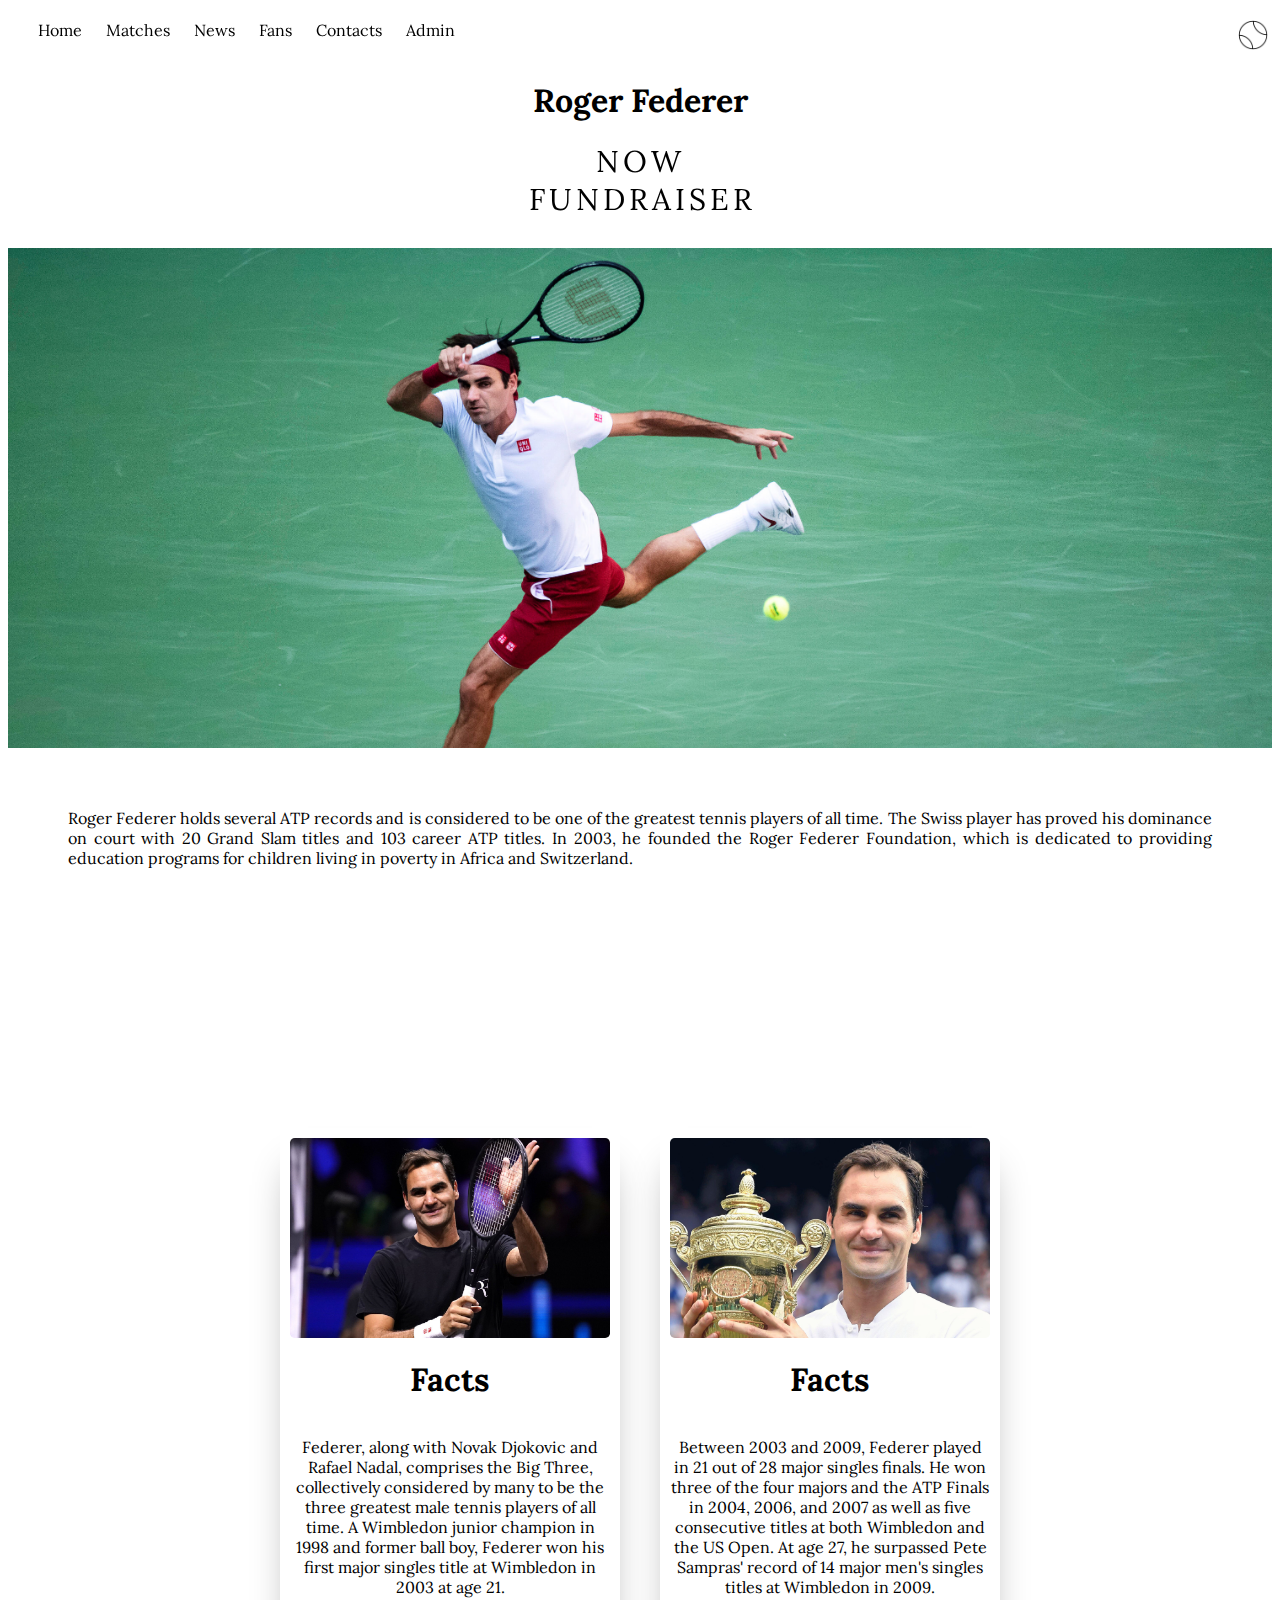
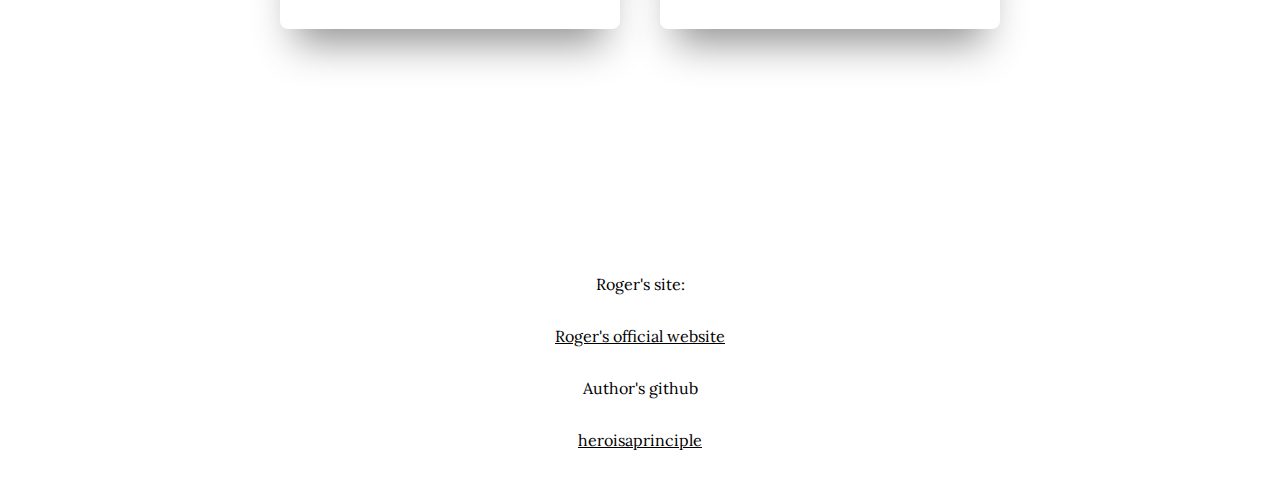
<file: webtask1/index.html>
<!DOCTYPE html>
<html>
<head>
    <title>Roger Federer</title>
    <link rel="stylesheet" href="styles.css">
    <link href="news.html">
</head>

<body>
    <header>
        <nav class="navigation-bar">
            <a href="#home">Home</a>

            <div class="dropdown">
                <a href="#matches"  class="droplink">Matches</a>
                <div class="dropdown-content">
                    <a href="#">Match 1</a>
                    <a href="#">Match 2</a>
                    <a href="#">Match 3</a>
                  </div>
            </div>

            <a href="news.html">News</a>
            <a href="#fans">Fans</a>
            <a href="#contacts">Contacts</a>
            <a href="admin">Admin</a>

            <div class="logo balle">
                <img src="img/3439689.png">
            </div>
        </nav>

    </header>

    <main>
        <div class="name">
            <h1>Roger Federer</h1>
            <div class="waviy">
                <span style="--i:1">N</span>
                <span style="--i:2">o</span>
                <span style="--i:3">w</span>
                <span style="--i:4">  </span>
                <br>
                <span style="--i:5">F</span>
                <span style="--i:6">u</span>
                <span style="--i:7">n</span>
                <span style="--i:8">d</span>
                <span style="--i:9">r</span>
                <span style="--i:10">a</span>
                <span style="--i:11">i</span>
                <span style="--i:12">s</span>
                <span style="--i:13">e</span>
                <span style="--i:14">r</span>
               </div>
        </div>
        <div class="intro">
        </div>
        <div class="paragraph"
            <p>Roger Federer holds several ATP records and is considered to be one of the greatest tennis players
            of all time. The Swiss player has proved his dominance on court with 20 Grand Slam titles and
            103 career ATP titles. In 2003, he founded the Roger Federer Foundation, which is dedicated to
             providing education programs for children living in poverty in Africa and Switzerland.</p>
        </div>

        <div class="parallax">

            <div class="card">
                <div class="card-img"></div>
                <h1>Facts</h1>
                <p>
                    Federer, along with Novak Djokovic and Rafael Nadal, comprises the Big Three, collectively
                    considered by many to be the three greatest male tennis players of all time.
                     A Wimbledon junior champion in 1998 and former ball boy, Federer won his first major singles
                     title at Wimbledon in 2003 at age 21.
                </p>
            </div>

            <div class="card">
                <div class="card-img"></div>
                <h1>Facts</h1>
                <p>
                    Between 2003 and 2009, Federer played in 21 out of 28 major singles finals.
                    He won three of the four majors and the ATP Finals in 2004, 2006, and 2007 as well as five
                    consecutive titles at both Wimbledon and the US Open.
                    At age 27, he surpassed Pete Sampras' record of 14 major men's singles titles
                    at Wimbledon in 2009.
                </p>
            </div>
        </div>


    </main>

    <footer>
        <div class="contacts">
            <p>Roger's site:</p>
            <p><a href="https://www.rogerfederer.com/">Roger's official website</a></p>

            <p>Author's github</p>
            <p><a href="https://github.com/heroisaprinciple">heroisaprinciple</a></p>
        </div>

    </footer>
</body>

</html>
</file>
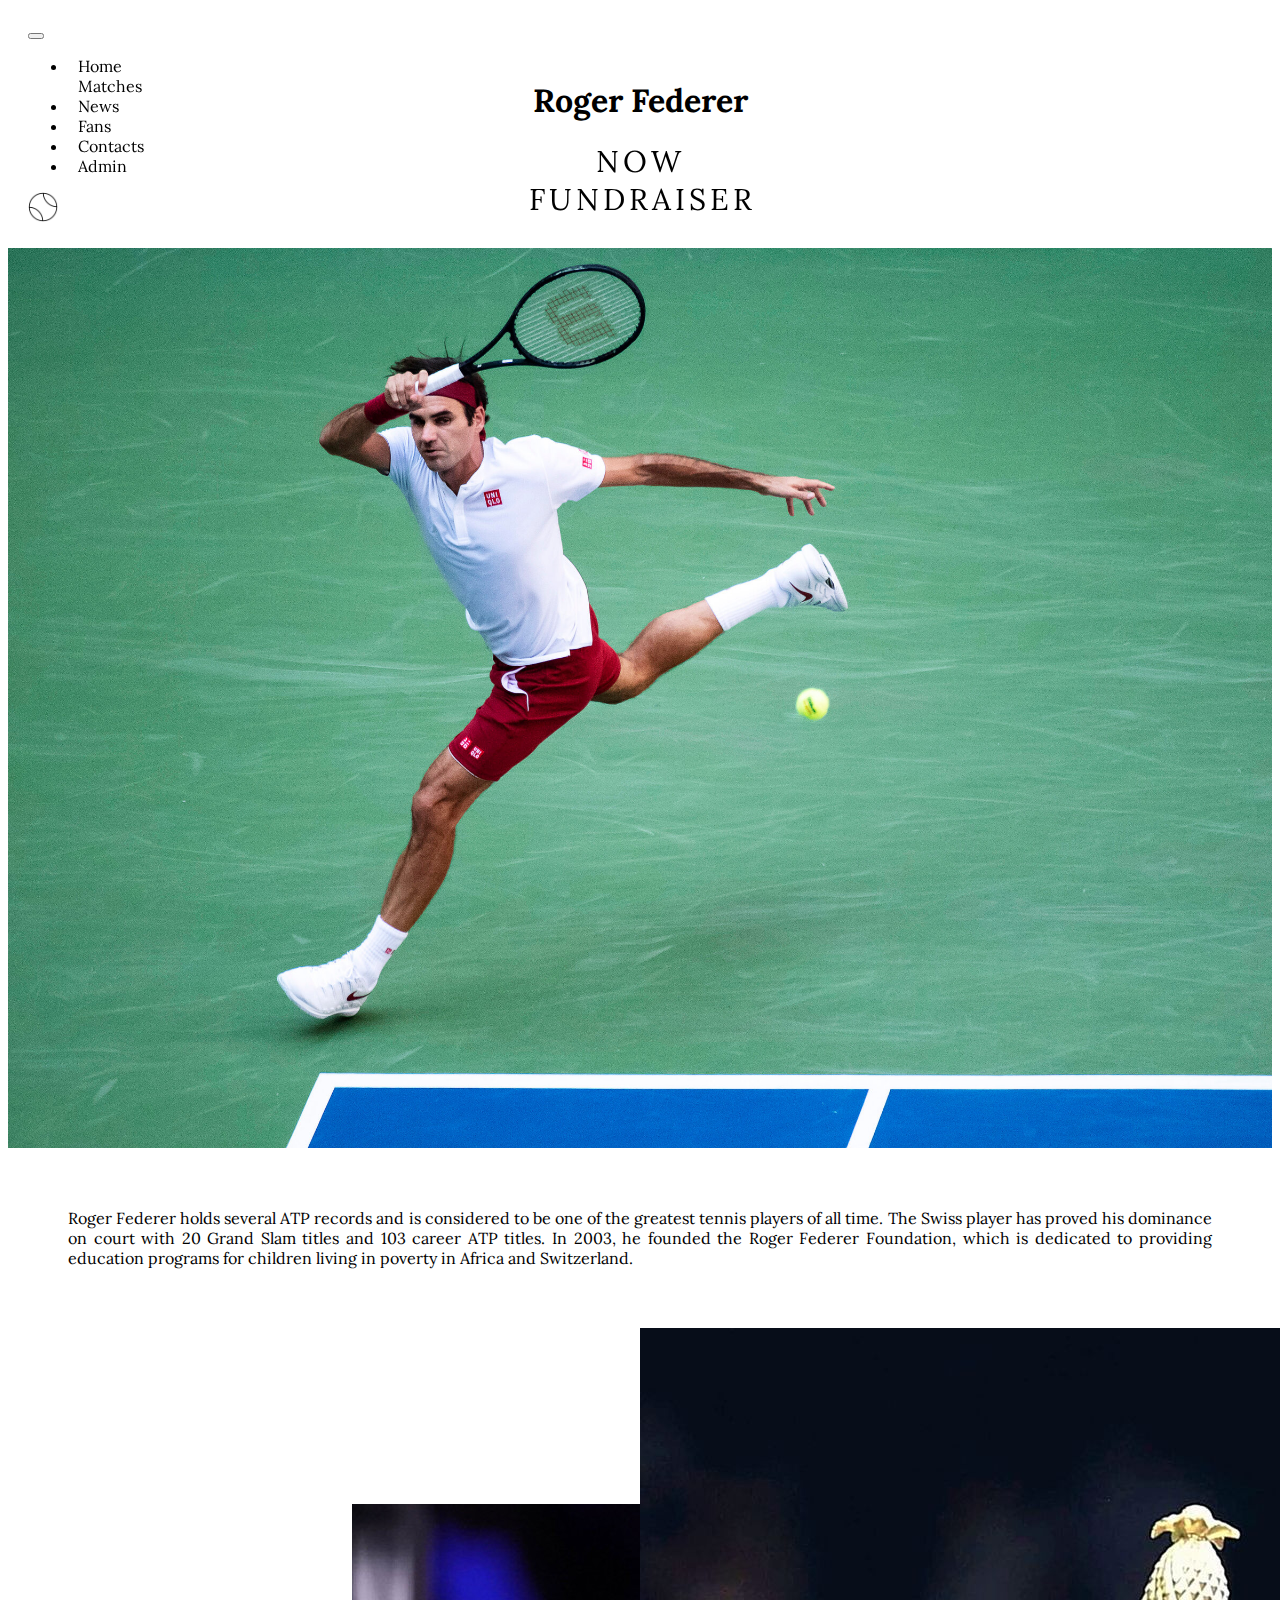
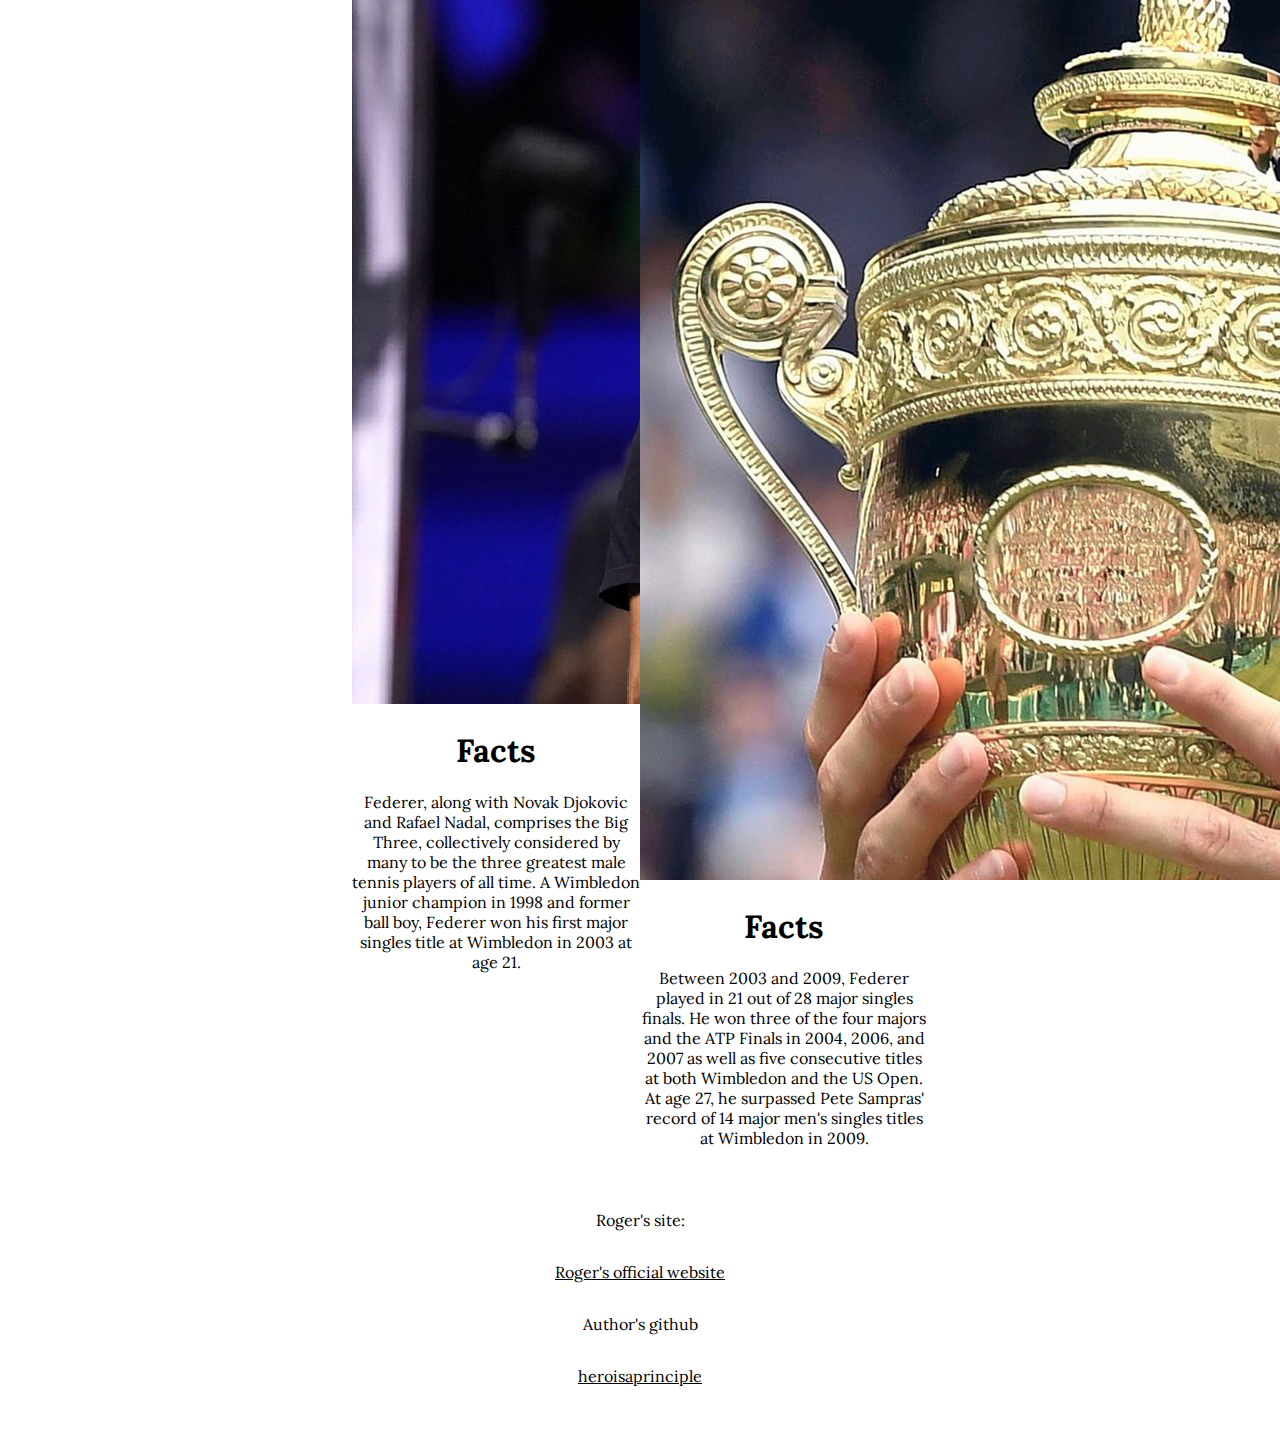
<file: webtask3/index.html>
<!DOCTYPE html>
<html>
<head>
<title>Webtask3</title>
    <meta name="viewport" content="width=device-width, initial-scale=1">
    <link href="https://cdn.jsdelivr.net/npm/bootstrap@5.3.0-alpha1/dist/css/bootstrap.min.css" rel="stylesheet" integrity="sha384-GLhlTQ8iRABdZLl6O3oVMWSktQOp6b7In1Zl3/Jr59b6EGGoI1aFkw7cmDA6j6gD" crossorigin="anonymous">
    <link rel="stylesheet" href="styles.css">
    <link rel="stylesheet" href="https://fonts.googleapis.com/css?family=Inconsolata">
    <link href="news.html">
    <script src="https://cdn.jsdelivr.net/npm/bootstrap@5.3.0-alpha1/dist/js/bootstrap.bundle.min.js" integrity="sha384-w76AqPfDkMBDXo30jS1Sgez6pr3x5MlQ1ZAGC+nuZB+EYdgRZgiwxhTBTkF7CXvN" crossorigin="anonymous"></script>
</head>

<body>
    <header>
        <nav class="navigation-bar navbar navbar-expand-sm navbar-white bg-white fixed-top w-100 d-flex justify-content-between">
            <div class="container">
                <button class="navbar-toggler me-auto" type="button" data-bs-toggle="collapse"  data-bs-target="#navbarToggleExternalContent" aria-controls="navbarToggleExternalContent"
                    aria-expanded="false" aria-label="Toggle navigation">
                    <span class="navbar-toggler-icon"></span>
                </button>

                <div class="collapse navbar-collapse" id="navbarToggleExternalContent">
                    <ul class="navbar-nav">
                        <li class="nav-item active"><a class="nav-link" href="#home">Home</a></li>
                        <div class="dropdown nav-item">
                            <a href="#matches" class="droplink nav-link">Matches</a>
                            <div class="dropdown-content">
                                <a href="#">Match 1</a>
                                <a href="#">Match 2</a>
                                <a href="#">Match 3</a>
                            </div>
                        </div>
                        <!--<li class="nav-item"><a class="nav-link" href="#matches">Matches</a></li>-->
                        <li class="nav-item"><a class="nav-link" href="news.html">News</a></li>
                        <li class="nav-item"><a class="nav-link" href="#fans">Fans</a></li>
                        <li class="nav-item"><a class="nav-link" href="#contacts">Contacts</a></li>
                        <li class="nav-item"><a class="nav-link" href="#admin">Admin</a></li>
                    </ul>
                </div>
                <div class="logo balle w-10 align-bottom">
                    <img src="img/3439689.png">
                </div>
            </div>
        </nav>
    </header>

    <main>
        <div class="name">
            <h1>Roger Federer</h1>
            <div class="waviy">
                <span style="--i:1">N</span>
                <span style="--i:2">o</span>
                <span style="--i:3">w</span>
                <span style="--i:4">  </span>
                <br>
                <span style="--i:5">F</span>
                <span style="--i:6">u</span>
                <span style="--i:7">n</span>
                <span style="--i:8">d</span>
                <span style="--i:9">r</span>
                <span style="--i:10">a</span>
                <span style="--i:11">i</span>
                <span style="--i:12">s</span>
                <span style="--i:13">e</span>
                <span style="--i:14">r</span>
               </div>
        </div>
        <div class="intro h-90">
        </div>
        <div class="paragraph"
            <p>Roger Federer holds several ATP records and is considered to be one of the greatest tennis players
            of all time. The Swiss player has proved his dominance on court with 20 Grand Slam titles and
            103 career ATP titles. In 2003, he founded the Roger Federer Foundation, which is dedicated to
             providing education programs for children living in poverty in Africa and Switzerland.</p>
        </div>

        <div class="parallax">
            <div class="card m-3 p-3" style="width: 18rem;">
                <img src="img/roger-federer-waves-to-the-crowd-sep-2022.jpg" class="card-img-top w-100" alt="...">
                <div class="card-body">
                    <h1>Facts</h1>
                    <p>
                        Federer, along with Novak Djokovic and Rafael Nadal, comprises the Big Three, collectively
                        considered by many to be the three greatest male tennis players of all time.
                        A Wimbledon junior champion in 1998 and former ball boy, Federer won his first major singles
                        title at Wimbledon in 2003 at age 21.
                    </p>
                </div>
            </div>

            <div class="card m-3 p-3" style="width: 18rem;">
                <img src="img/skynews-roger-federer-wimbledon_5908267.jpg" class="card-img-top w-100" alt="...">
                <div class="card-body">
                    <h1>Facts</h1>
                    <p>
                        Between 2003 and 2009, Federer played in 21 out of 28 major singles finals.
                        He won three of the four majors and the ATP Finals in 2004, 2006, and 2007 as well as five
                        consecutive titles at both Wimbledon and the US Open.
                        At age 27, he surpassed Pete Sampras' record of 14 major men's singles titles
                        at Wimbledon in 2009.
                    </p>
                </div>
            </div>
          </div>
    </main>

    <footer>
        <div class="contacts">
            <p>Roger's site:</p>
            <p><a href="https://www.rogerfederer.com/">Roger's official website</a></p>

            <p>Author's github</p>
            <p><a href="https://github.com/heroisaprinciple">heroisaprinciple</a></p>
        </div>

    </footer>
</body>

</html>
</file>
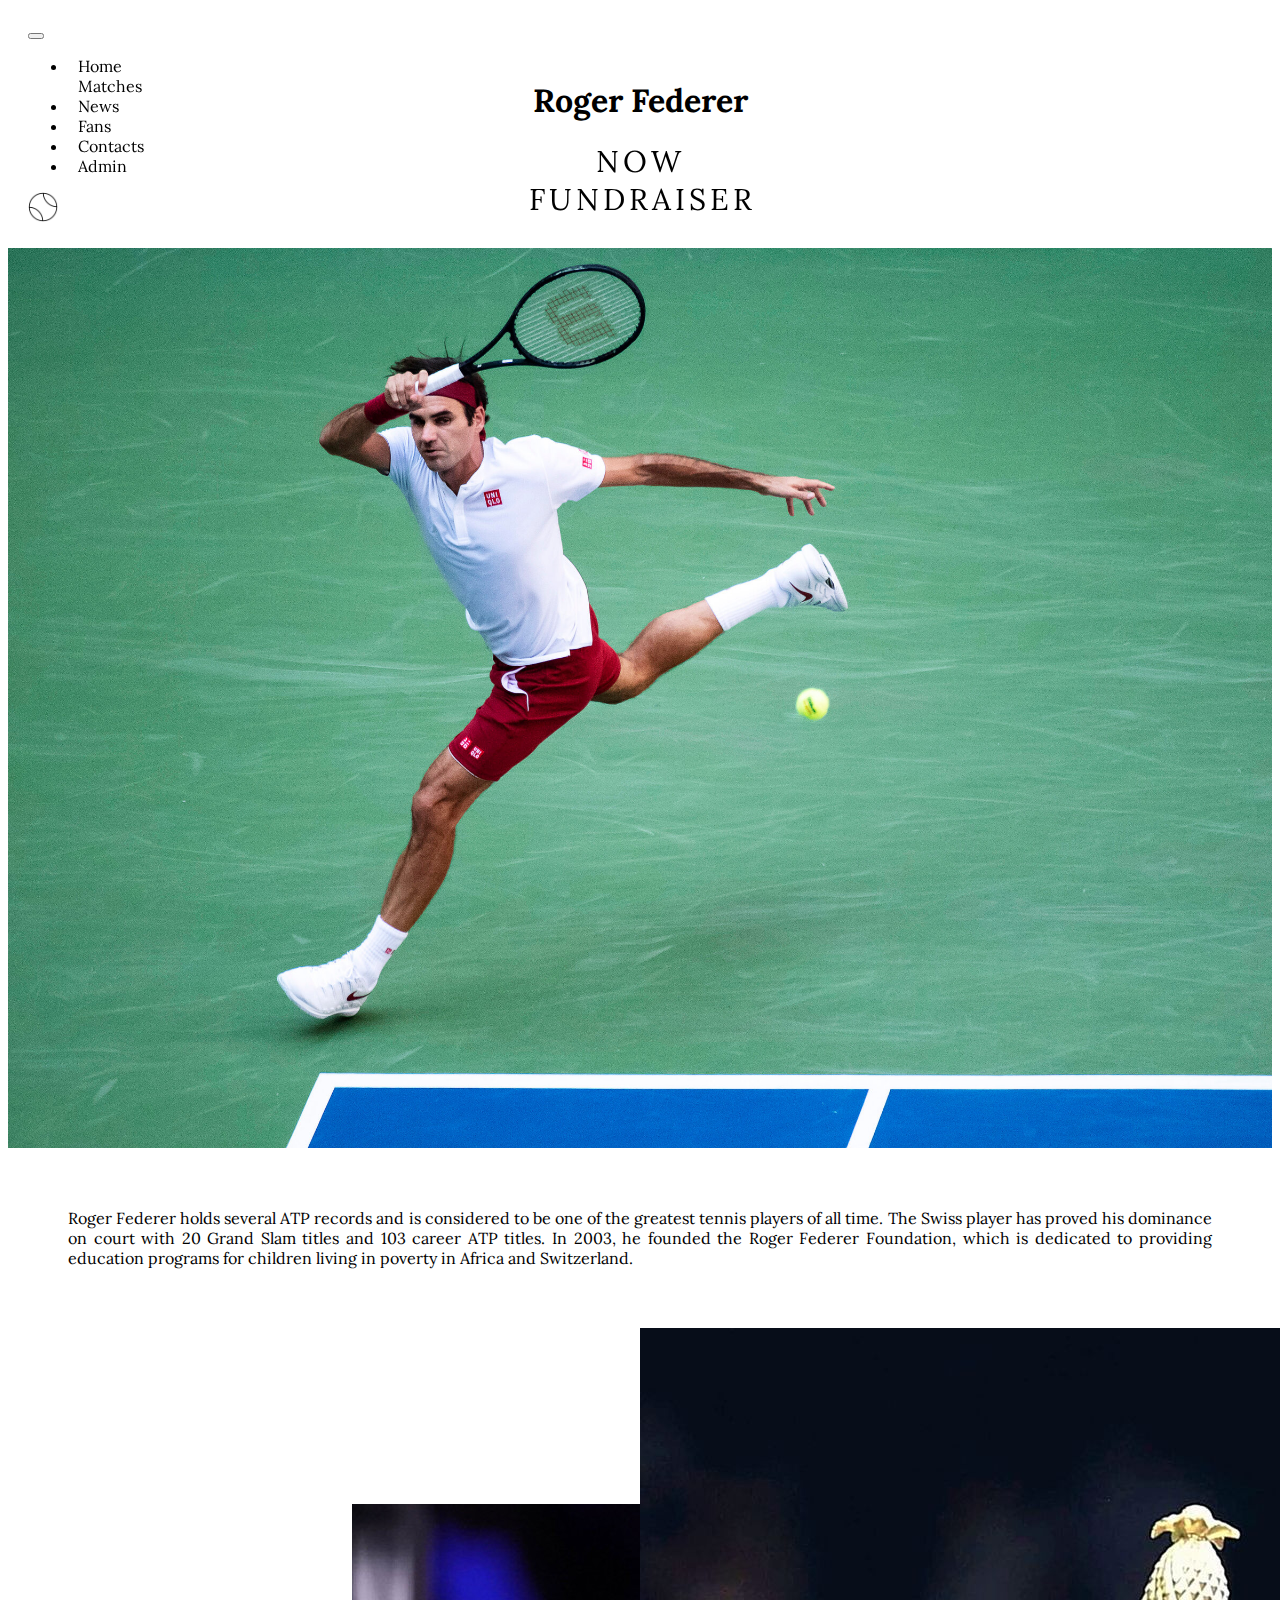
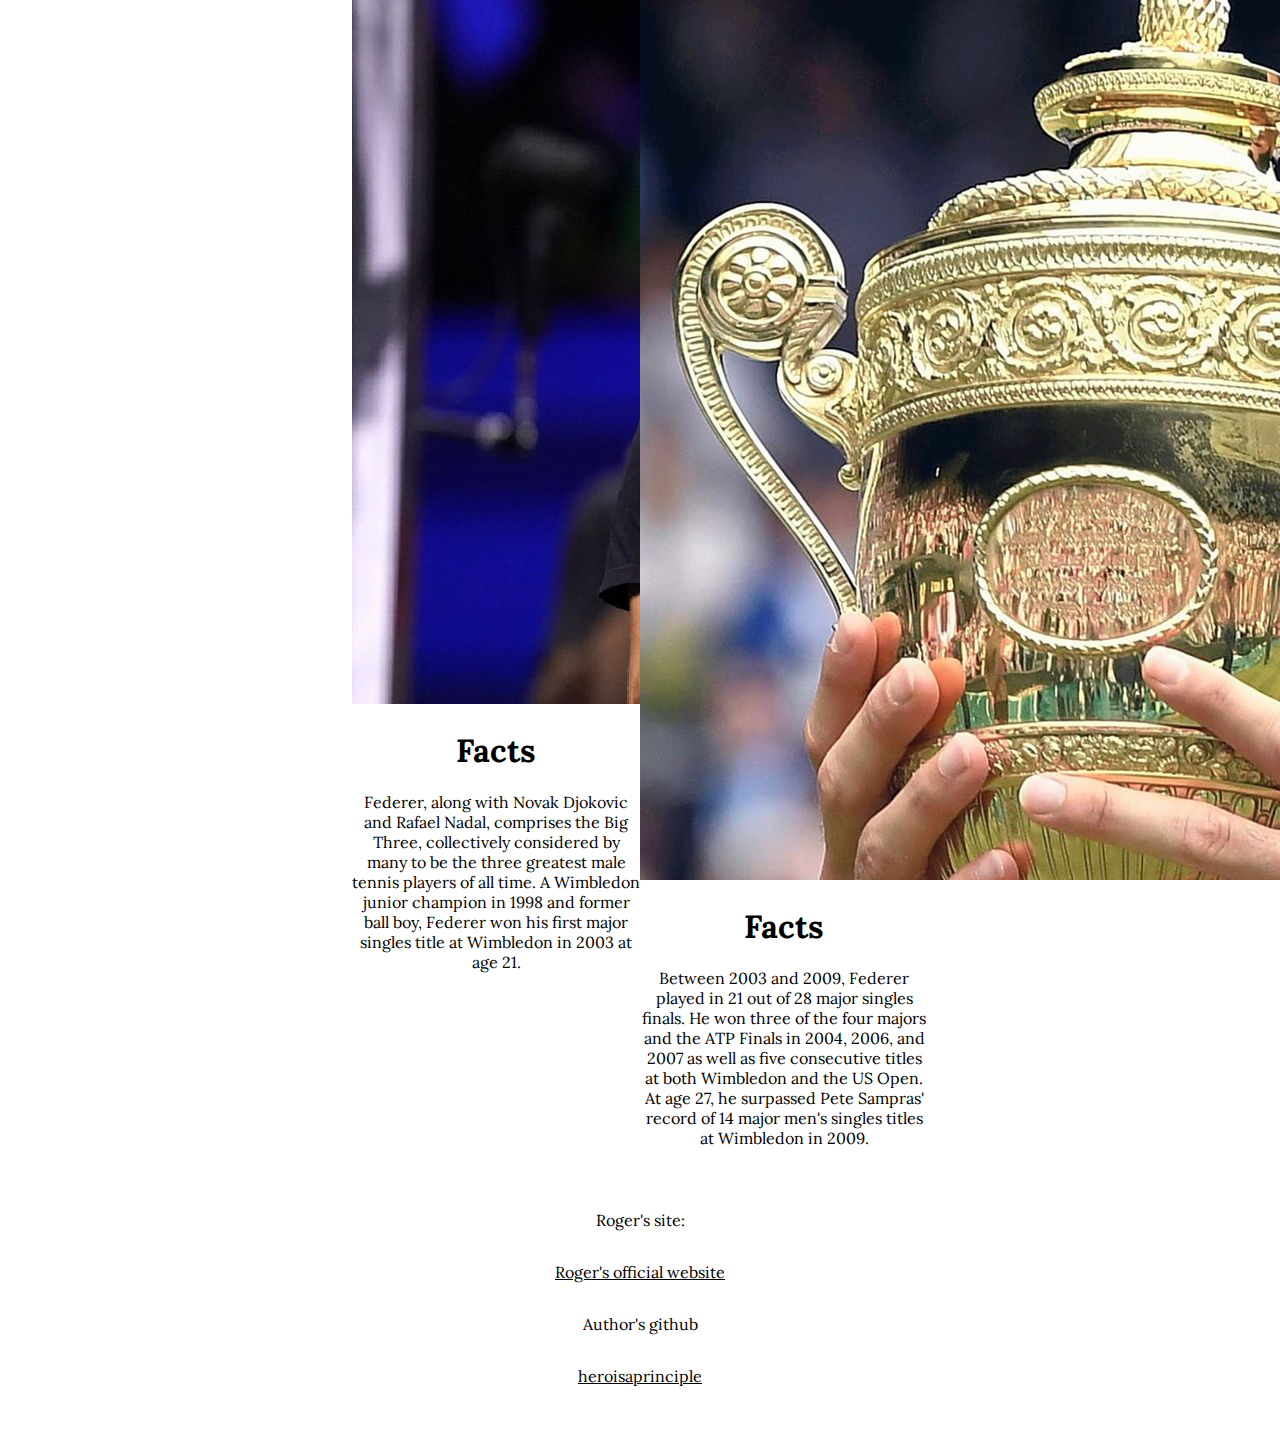
<file: webtask4/index.html>
<!DOCTYPE html>
<html>
<head>
    <title>Roger Federer</title>
    <meta name="viewport" content="width=device-width, initial-scale=1">
    <link href="https://cdn.jsdelivr.net/npm/bootstrap@5.3.0-alpha1/dist/css/bootstrap.min.css" rel="stylesheet" integrity="sha384-GLhlTQ8iRABdZLl6O3oVMWSktQOp6b7In1Zl3/Jr59b6EGGoI1aFkw7cmDA6j6gD" crossorigin="anonymous">
    <link rel="stylesheet" href="styles.css">
    <link rel="stylesheet" href="https://fonts.googleapis.com/css?family=Inconsolata">
    <link href="news.html">
    <link href="fans.html">
    <link href="admin.html">
    <script src="https://cdn.jsdelivr.net/npm/bootstrap@5.3.0-alpha1/dist/js/bootstrap.bundle.min.js" integrity="sha384-w76AqPfDkMBDXo30jS1Sgez6pr3x5MlQ1ZAGC+nuZB+EYdgRZgiwxhTBTkF7CXvN" crossorigin="anonymous"></script>
</head>

<body>
    <header>
        <nav class="navigation-bar navbar navbar-expand-sm navbar-white bg-white fixed-top w-100 d-flex justify-content-between">
            <div class="container">
                <button class="navbar-toggler me-auto" type="button" data-bs-toggle="collapse"  data-bs-target="#navbarToggleExternalContent" aria-controls="navbarToggleExternalContent"
                    aria-expanded="false" aria-label="Toggle navigation">
                    <span class="navbar-toggler-icon"></span>
                </button>

                <div class="collapse navbar-collapse" id="navbarToggleExternalContent">
                    <ul class="navbar-nav">
                        <li class="nav-item active"><a class="nav-link" href="#home">Home</a></li>
                        <div class="dropdown nav-item">
                            <a href="#matches" class="droplink nav-link">Matches</a>
                            <div class="dropdown-content">
                                <a href="#">Match 1</a>
                                <a href="#">Match 2</a>
                                <a href="#">Match 3</a>
                            </div>
                        </div>
                        <!--<li class="nav-item"><a class="nav-link" href="#matches">Matches</a></li>-->
                        <li class="nav-item"><a class="nav-link" href="news.html">News</a></li>
                        <li class="nav-item"><a class="nav-link" href="#fans">Fans</a></li>
                        <li class="nav-item"><a class="nav-link" href="#contacts">Contacts</a></li>
                        <li class="nav-item"><a class="nav-link" href="#admin">Admin</a></li>
                    </ul>
                </div>
                <div class="logo balle w-10 align-bottom">
                    <img src="img/3439689.png">
                </div>
            </div>
        </nav>
    </header>

    <main>
        <div class="name">
            <h1>Roger Federer</h1>
            <div class="waviy">
                <span style="--i:1">N</span>
                <span style="--i:2">o</span>
                <span style="--i:3">w</span>
                <span style="--i:4">  </span>
                <br>
                <span style="--i:5">F</span>
                <span style="--i:6">u</span>
                <span style="--i:7">n</span>
                <span style="--i:8">d</span>
                <span style="--i:9">r</span>
                <span style="--i:10">a</span>
                <span style="--i:11">i</span>
                <span style="--i:12">s</span>
                <span style="--i:13">e</span>
                <span style="--i:14">r</span>
               </div>
        </div>
        <div class="intro h-90">
        </div>
        <div class="paragraph"
            <p>Roger Federer holds several ATP records and is considered to be one of the greatest tennis players
            of all time. The Swiss player has proved his dominance on court with 20 Grand Slam titles and
            103 career ATP titles. In 2003, he founded the Roger Federer Foundation, which is dedicated to
             providing education programs for children living in poverty in Africa and Switzerland.</p>
        </div>

        <div class="parallax">
            <div class="card m-3 p-3" style="width: 18rem;">
                <img src="img/roger-federer-waves-to-the-crowd-sep-2022.jpg" class="card-img-top w-100" alt="...">
                <div class="card-body">
                    <h1>Facts</h1>
                    <p>
                        Federer, along with Novak Djokovic and Rafael Nadal, comprises the Big Three, collectively
                        considered by many to be the three greatest male tennis players of all time.
                        A Wimbledon junior champion in 1998 and former ball boy, Federer won his first major singles
                        title at Wimbledon in 2003 at age 21.
                    </p>
                </div>
            </div>

            <div class="card m-3 p-3" style="width: 18rem;">
                <img src="img/skynews-roger-federer-wimbledon_5908267.jpg" class="card-img-top w-100" alt="...">
                <div class="card-body">
                    <h1>Facts</h1>
                    <p>
                        Between 2003 and 2009, Federer played in 21 out of 28 major singles finals.
                        He won three of the four majors and the ATP Finals in 2004, 2006, and 2007 as well as five
                        consecutive titles at both Wimbledon and the US Open.
                        At age 27, he surpassed Pete Sampras' record of 14 major men's singles titles
                        at Wimbledon in 2009.
                    </p>
                </div>
            </div>
          </div>
    </main>

    <footer>
        <div class="contacts">
            <p>Roger's site:</p>
            <p><a href="https://www.rogerfederer.com/">Roger's official website</a></p>

            <p>Author's github</p>
            <p><a href="https://github.com/heroisaprinciple">heroisaprinciple</a></p>
        </div>

    </footer>
</body>

</html>
</file>
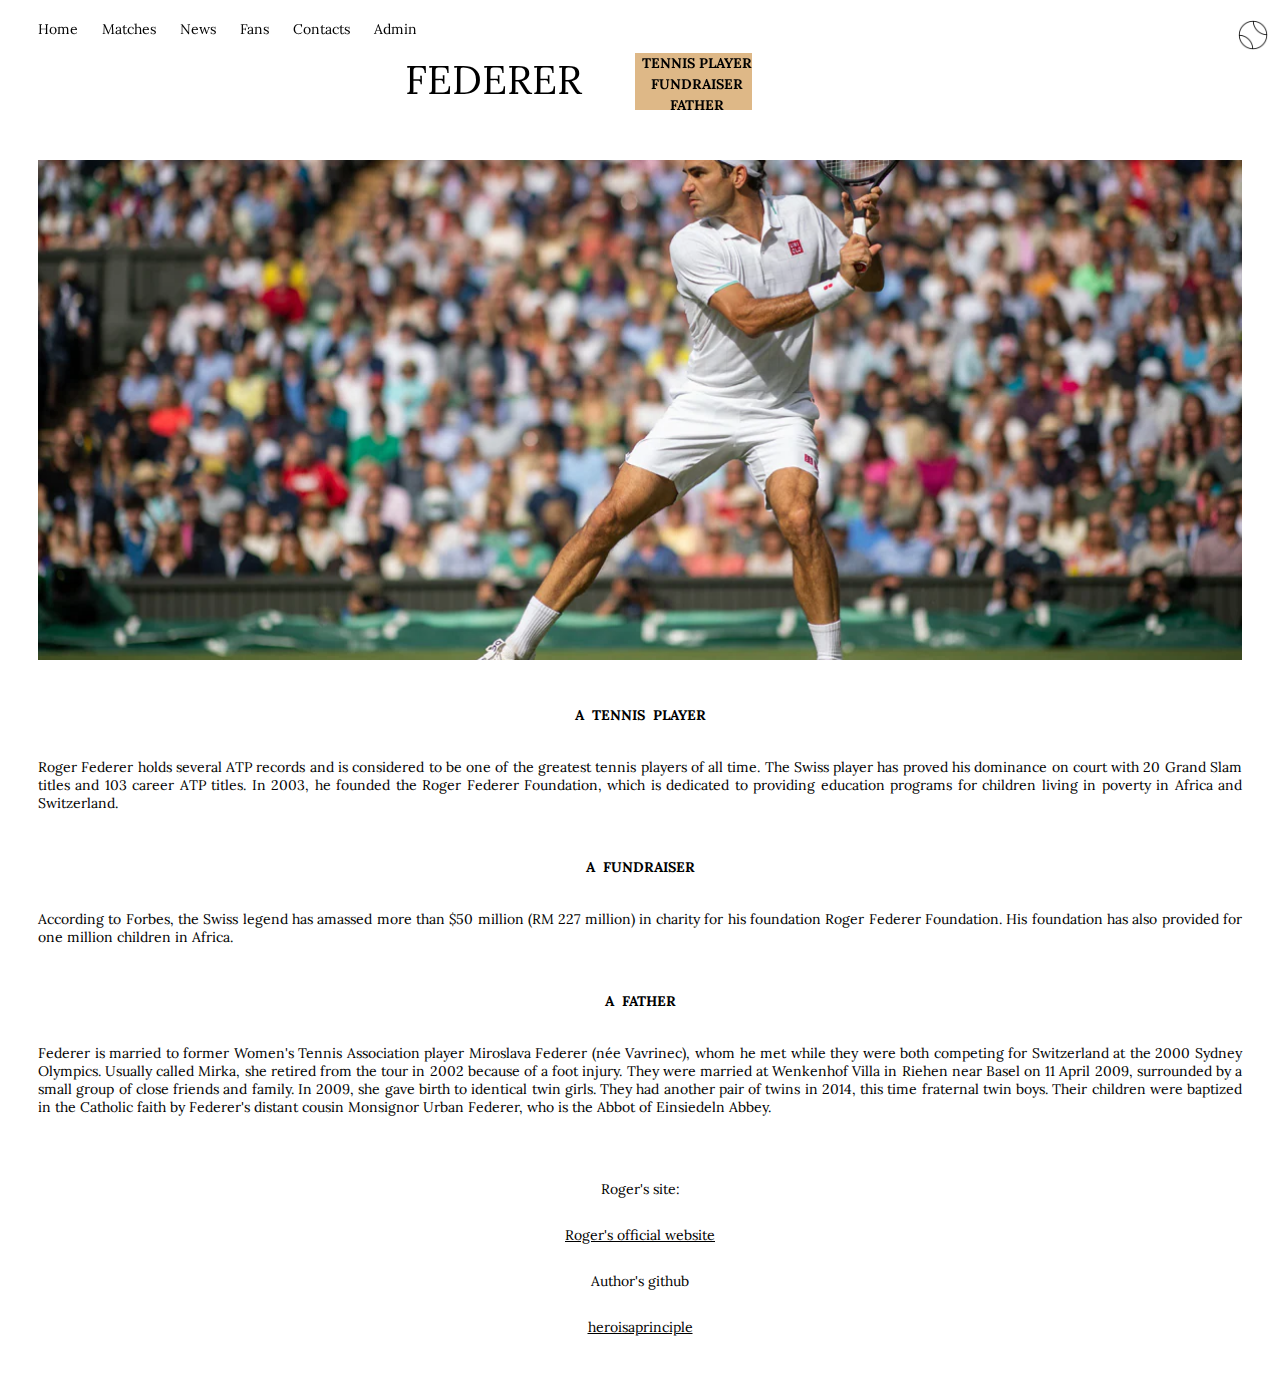
<file: webtask1/news.html>
<!DOCTYPE html>
<html>
<head>
    <title>Roger Federer</title>
    <meta charset="UTF-8">
    <meta name="viewport" content="width=device-width, initial-scale=1">
    <link rel="stylesheet" href="news.css">
    <link rel="stylesheet" href="https://fonts.googleapis.com/css?family=Inconsolata">
</head>
<body>

    <header>
        <nav class="navigation-bar">
            <a href="#home">Home</a>

            <div class="dropdown">
                <a href="#matches"  class="droplink">Matches</a>
                <div class="dropdown-content">
                    <a href="#">Match 1</a>
                    <a href="#">Match 2</a>
                    <a href="#">Match 3</a>
                  </div>
            </div>

            <a href="news.html">News</a>
            <a href="#fans">Fans</a>
            <a href="#contacts">Contacts</a>
            <a href="admin">Admin</a>

            <div class="logo balle">
                <img src="img/3439689.png">
            </div>
        </nav>

    </header>

<main>
    <h1>
        <span>Federer</span>
        <div class="message">
          <div class="word1">Tennis player</div>
          <div class="word2">Fundraiser</div>
          <div class="word3">Father</div>
        </div>
      </h1>
    <div class="bgimg">
    </div>

    <div class="container">
        <h2 class="title">
          <span class="title-word title-word-1">A</span>
          <span class="title-word title-word-2">Tennis</span>
          <span class="title-word title-word-3">Player</span>
        </h2>
    </div>

    <div class="paragraph"
        <p>Roger Federer holds several ATP records and is considered to be one of the greatest tennis players
        of all time. The Swiss player has proved his dominance on court with 20 Grand Slam titles and
        103 career ATP titles. In 2003, he founded the Roger Federer Foundation, which is dedicated to
            providing education programs for children living in poverty in Africa and Switzerland.</p>
    </div>

    <div class="container">
        <h2 class="title">
          <span class="title-word title-word-1">A</span>
          <span class="title-word title-word-2">Fundraiser</span>
        </h2>
    </div>

    <div class="paragraph"
        <p>According to Forbes, the Swiss legend has amassed more than $50 million (RM 227 million) in
            charity for his foundation Roger Federer Foundation. His foundation has also provided for one million
            children in Africa.</p>
    </div>

    <div class="container">
        <h2 class="title">
          <span class="title-word title-word-1">A</span>
          <span class="title-word title-word-2">Father</span>
        </h2>
    </div>

    <div class="paragraph"
        <p>Federer is married to former Women's Tennis Association player Miroslava Federer (née Vavrinec), whom he met while they were both competing for Switzerland at the 2000 Sydney Olympics. Usually called Mirka, she retired from the tour in 2002 because of a foot injury.
            They were married at Wenkenhof Villa in Riehen near Basel on 11 April 2009, surrounded by a small group of close friends and family. In 2009, she gave birth to identical twin girls.
            They had another pair of twins in 2014, this time fraternal twin boys. Their children were baptized in the Catholic
            faith by Federer's distant cousin Monsignor Urban Federer, who is the Abbot of Einsiedeln Abbey.</p>
    </div>
</main>

<footer>
    <div class="contacts">
        <p>Roger's site:</p>
        <p><a href="https://www.rogerfederer.com/">Roger's official website</a></p>

        <p>Author's github</p>
        <p><a href="https://github.com/heroisaprinciple">heroisaprinciple</a></p>
    </div>

</footer>
</body>
</file>
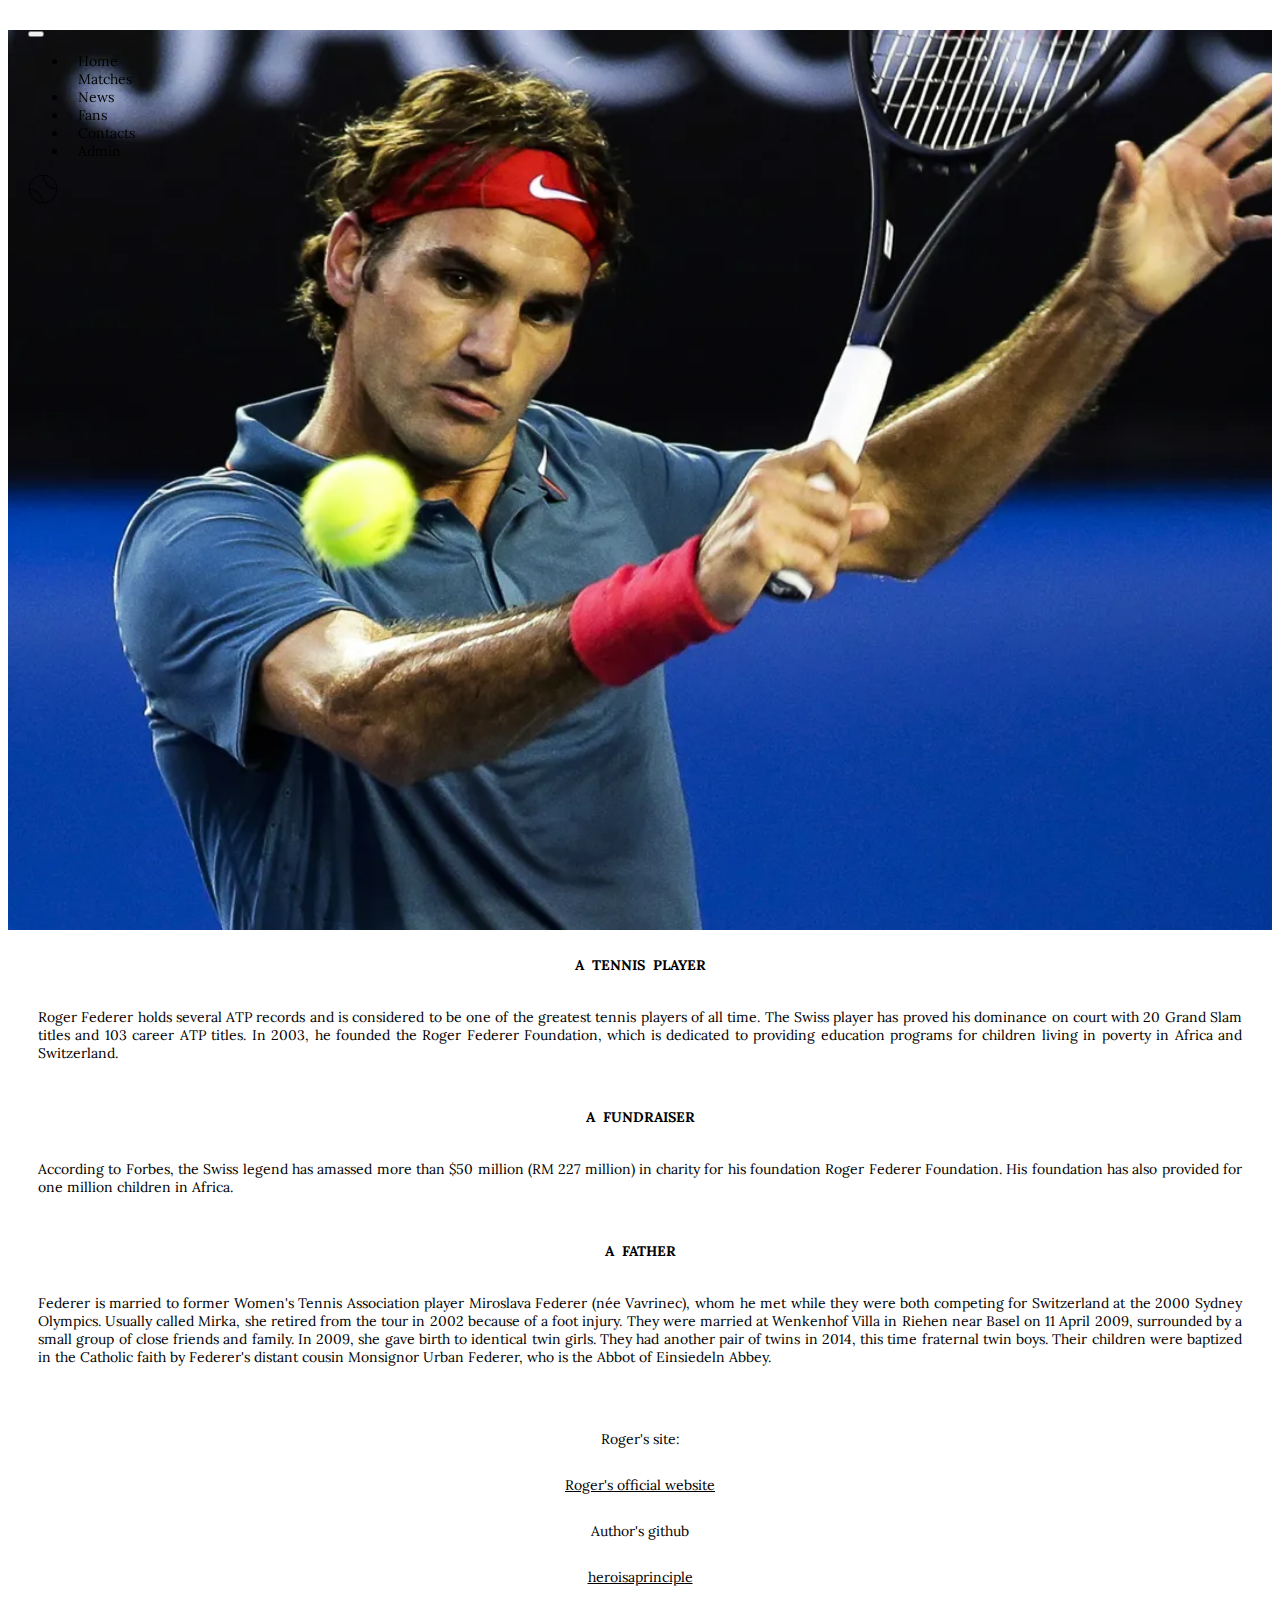
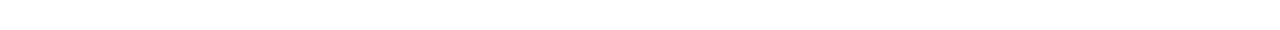
<file: webtask3/news.html>
<!DOCTYPE html>
<html>
<head>
    <meta charset="UTF-8">
    <meta name="viewport" content="width=device-width, initial-scale=1">
    <link href="https://cdn.jsdelivr.net/npm/bootstrap@5.3.0-alpha1/dist/css/bootstrap.min.css" rel="stylesheet" integrity="sha384-GLhlTQ8iRABdZLl6O3oVMWSktQOp6b7In1Zl3/Jr59b6EGGoI1aFkw7cmDA6j6gD" crossorigin="anonymous">
    <link rel="stylesheet" href="news.css">
    <link rel="stylesheet" href="https://fonts.googleapis.com/css?family=Inconsolata">
    <script src="https://cdn.jsdelivr.net/npm/bootstrap@5.3.0-alpha1/dist/js/bootstrap.bundle.min.js" integrity="sha384-w76AqPfDkMBDXo30jS1Sgez6pr3x5MlQ1ZAGC+nuZB+EYdgRZgiwxhTBTkF7CXvN" crossorigin="anonymous"></script>
</head>
<body>

<header>
  <nav class="navigation-bar navbar navbar-expand-sm navbar-white bg-white fixed-top w-100 d-flex justify-content-between">
      <div class="container">
          <button class="navbar-toggler me-auto" type="button" data-bs-toggle="collapse"  data-bs-target="#navbarToggleExternalContent" aria-controls="navbarToggleExternalContent"
              aria-expanded="false" aria-label="Toggle navigation">
              <span class="navbar-toggler-icon"></span>
          </button>

          <div class="collapse navbar-collapse" id="navbarToggleExternalContent">
              <ul class="navbar-nav">
                  <li class="nav-item active"><a class="nav-link" href="#home">Home</a></li>
                  <div class="dropdown nav-item">
                      <a href="#matches" class="droplink nav-link">Matches</a>
                      <div class="dropdown-content">
                          <a href="#">Match 1</a>
                          <a href="#">Match 2</a>
                          <a href="#">Match 3</a>
                      </div>
                  </div>
                  <!--<li class="nav-item"><a class="nav-link" href="#matches">Matches</a></li>-->
                  <li class="nav-item"><a class="nav-link" href="news.html">News</a></li>
                  <li class="nav-item"><a class="nav-link" href="#fans">Fans</a></li>
                  <li class="nav-item"><a class="nav-link" href="#contacts">Contacts</a></li>
                  <li class="nav-item"><a class="nav-link" href="#admin">Admin</a></li>
              </ul>
          </div>
          <div class="logo balle w-10 align-bottom">
              <img src="img/3439689.png">
          </div>
      </div>
  </nav>
</header>

<main>
    <div class="bgimg h-90">
    </div>

    <div class="intro h-90">
    </div>

    <div class="container">
        <h2 class="title">
          <span class="title-word title-word-1">A</span>
          <span class="title-word title-word-2">Tennis</span>
          <span class="title-word title-word-3">Player</span>
        </h2>
    </div>

    <div class="paragraph"
        <p>Roger Federer holds several ATP records and is considered to be one of the greatest tennis players
        of all time. The Swiss player has proved his dominance on court with 20 Grand Slam titles and
        103 career ATP titles. In 2003, he founded the Roger Federer Foundation, which is dedicated to
            providing education programs for children living in poverty in Africa and Switzerland.</p>
    </div>

    <div class="container">
        <h2 class="title">
          <span class="title-word title-word-1">A</span>
          <span class="title-word title-word-2">Fundraiser</span>
        </h2>
    </div>

    <div class="paragraph"
        <p>According to Forbes, the Swiss legend has amassed more than $50 million (RM 227 million) in
            charity for his foundation Roger Federer Foundation. His foundation has also provided for one million
            children in Africa.</p>
    </div>

    <div class="container">
        <h2 class="title">
          <span class="title-word title-word-1">A</span>
          <span class="title-word title-word-2">Father</span>
        </h2>
    </div>

    <div class="paragraph"
        <p>Federer is married to former Women's Tennis Association player Miroslava Federer (née Vavrinec), whom he met while they were both competing for Switzerland at the 2000 Sydney Olympics. Usually called Mirka, she retired from the tour in 2002 because of a foot injury.
            They were married at Wenkenhof Villa in Riehen near Basel on 11 April 2009, surrounded by a small group of close friends and family. In 2009, she gave birth to identical twin girls.
            They had another pair of twins in 2014, this time fraternal twin boys. Their children were baptized in the Catholic
            faith by Federer's distant cousin Monsignor Urban Federer, who is the Abbot of Einsiedeln Abbey.</p>
    </div>
</main>

<footer>
    <div class="contacts">
        <p>Roger's site:</p>
        <p><a href="https://www.rogerfederer.com/">Roger's official website</a></p>

        <p>Author's github</p>
        <p><a href="https://github.com/heroisaprinciple">heroisaprinciple</a></p>
    </div>

</footer>
</body>
</html>
</file>
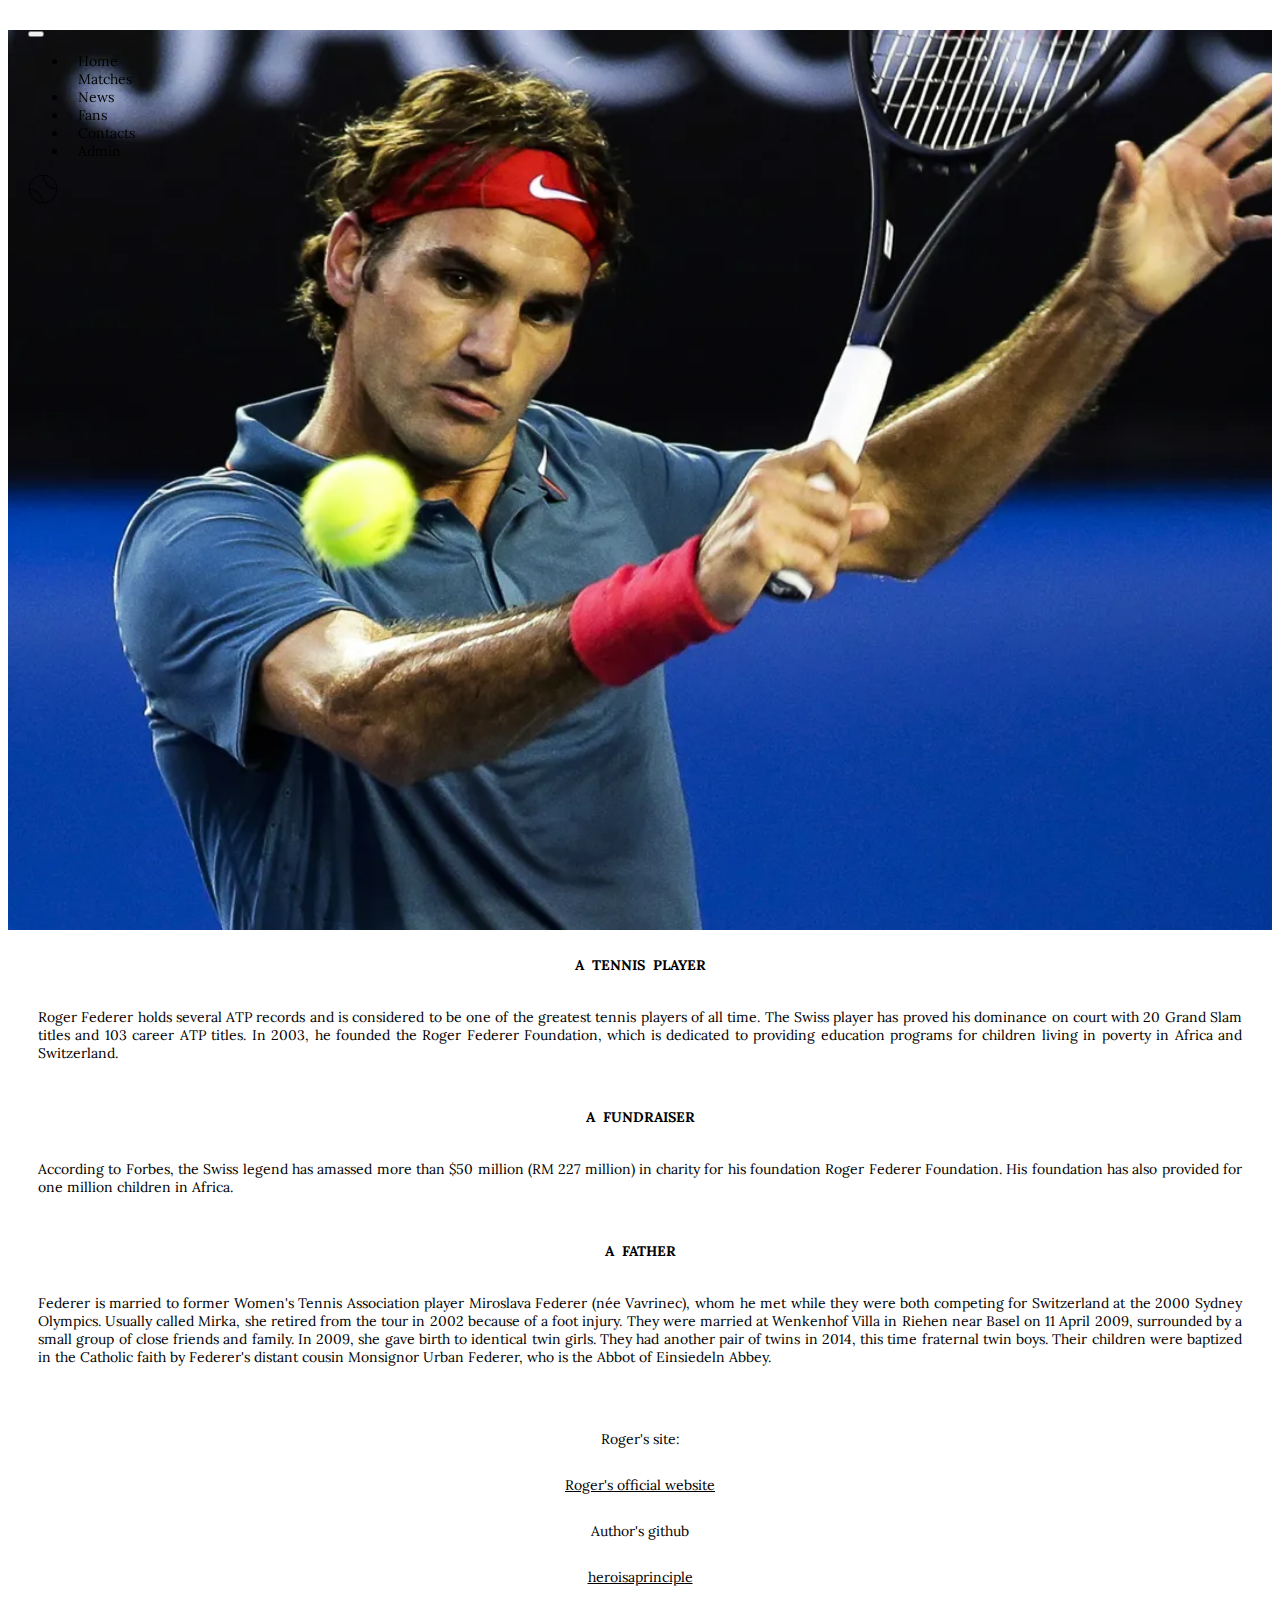
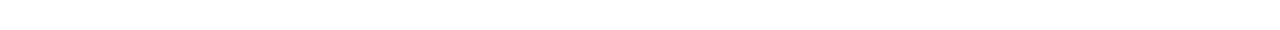
<file: webtask4/news.html>
<!DOCTYPE html>
<html>
<head>
    <title>Roger Federer</title>
    <meta charset="UTF-8">
    <meta name="viewport" content="width=device-width, initial-scale=1">
    <link href="https://cdn.jsdelivr.net/npm/bootstrap@5.3.0-alpha1/dist/css/bootstrap.min.css" rel="stylesheet" integrity="sha384-GLhlTQ8iRABdZLl6O3oVMWSktQOp6b7In1Zl3/Jr59b6EGGoI1aFkw7cmDA6j6gD" crossorigin="anonymous">
    <link rel="stylesheet" href="news.css">
    <link rel="stylesheet" href="https://fonts.googleapis.com/css?family=Inconsolata">
    <script src="https://cdn.jsdelivr.net/npm/bootstrap@5.3.0-alpha1/dist/js/bootstrap.bundle.min.js" integrity="sha384-w76AqPfDkMBDXo30jS1Sgez6pr3x5MlQ1ZAGC+nuZB+EYdgRZgiwxhTBTkF7CXvN" crossorigin="anonymous"></script>
</head>
<body>

<header>
  <nav class="navigation-bar navbar navbar-expand-sm navbar-white bg-white fixed-top w-100 d-flex justify-content-between">
      <div class="container">
          <button class="navbar-toggler me-auto" type="button" data-bs-toggle="collapse"  data-bs-target="#navbarToggleExternalContent" aria-controls="navbarToggleExternalContent"
              aria-expanded="false" aria-label="Toggle navigation">
              <span class="navbar-toggler-icon"></span>
          </button>

          <div class="collapse navbar-collapse" id="navbarToggleExternalContent">
              <ul class="navbar-nav">
                  <li class="nav-item active"><a class="nav-link" href="#home">Home</a></li>
                  <div class="dropdown nav-item">
                      <a href="#matches" class="droplink nav-link">Matches</a>
                      <div class="dropdown-content">
                          <a href="#">Match 1</a>
                          <a href="#">Match 2</a>
                          <a href="#">Match 3</a>
                      </div>
                  </div>
                  <!--<li class="nav-item"><a class="nav-link" href="#matches">Matches</a></li>-->
                  <li class="nav-item"><a class="nav-link" href="news.html">News</a></li>
                  <li class="nav-item"><a class="nav-link" href="#fans">Fans</a></li>
                  <li class="nav-item"><a class="nav-link" href="#contacts">Contacts</a></li>
                  <li class="nav-item"><a class="nav-link" href="#admin">Admin</a></li>
              </ul>
          </div>
          <div class="logo balle w-10 align-bottom">
              <img src="img/3439689.png">
          </div>
      </div>
  </nav>
</header>

<main>
    <div class="bgimg h-90">
    </div>

    <div class="intro h-90">
    </div>

    <div class="container">
        <h2 class="title">
          <span class="title-word title-word-1">A</span>
          <span class="title-word title-word-2">Tennis</span>
          <span class="title-word title-word-3">Player</span>
        </h2>
    </div>

    <div class="paragraph"
        <p>Roger Federer holds several ATP records and is considered to be one of the greatest tennis players
        of all time. The Swiss player has proved his dominance on court with 20 Grand Slam titles and
        103 career ATP titles. In 2003, he founded the Roger Federer Foundation, which is dedicated to
            providing education programs for children living in poverty in Africa and Switzerland.</p>
    </div>

    <div class="container">
        <h2 class="title">
          <span class="title-word title-word-1">A</span>
          <span class="title-word title-word-2">Fundraiser</span>
        </h2>
    </div>

    <div class="paragraph"
        <p>According to Forbes, the Swiss legend has amassed more than $50 million (RM 227 million) in
            charity for his foundation Roger Federer Foundation. His foundation has also provided for one million
            children in Africa.</p>
    </div>

    <div class="container">
        <h2 class="title">
          <span class="title-word title-word-1">A</span>
          <span class="title-word title-word-2">Father</span>
        </h2>
    </div>

    <div class="paragraph"
        <p>Federer is married to former Women's Tennis Association player Miroslava Federer (née Vavrinec), whom he met while they were both competing for Switzerland at the 2000 Sydney Olympics. Usually called Mirka, she retired from the tour in 2002 because of a foot injury.
            They were married at Wenkenhof Villa in Riehen near Basel on 11 April 2009, surrounded by a small group of close friends and family. In 2009, she gave birth to identical twin girls.
            They had another pair of twins in 2014, this time fraternal twin boys. Their children were baptized in the Catholic
            faith by Federer's distant cousin Monsignor Urban Federer, who is the Abbot of Einsiedeln Abbey.</p>
    </div>
</main>

<footer>
    <div class="contacts">
        <p>Roger's site:</p>
        <p><a href="https://www.rogerfederer.com/">Roger's official website</a></p>

        <p>Author's github</p>
        <p><a href="https://github.com/heroisaprinciple">heroisaprinciple</a></p>
    </div>

</footer>
</body>
</html>
</file>
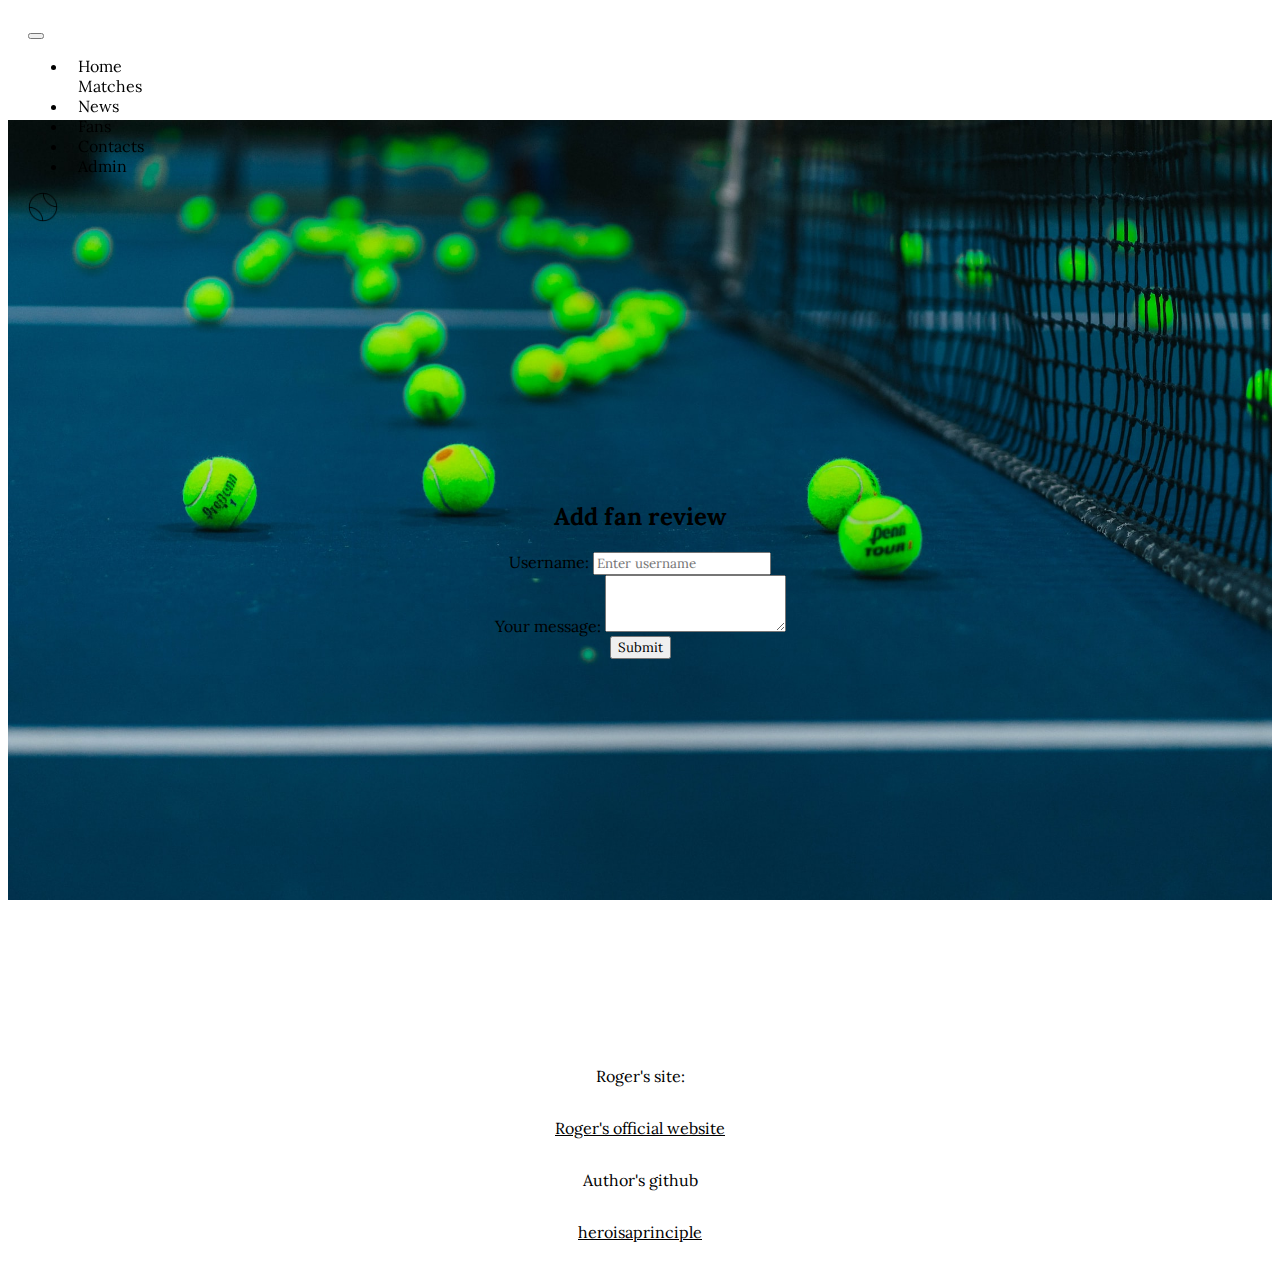
<file: webtask5/fans.html>
<!DOCTYPE html>
<html>
<head>
    <title>Roger Federer</title>
    <meta name="viewport" content="width=device-width, initial-scale=1">
    <link href="https://cdn.jsdelivr.net/npm/bootstrap@5.3.0-alpha1/dist/css/bootstrap.min.css" rel="stylesheet" integrity="sha384-GLhlTQ8iRABdZLl6O3oVMWSktQOp6b7In1Zl3/Jr59b6EGGoI1aFkw7cmDA6j6gD" crossorigin="anonymous">
    <link rel="stylesheet" href="styles.css">
    <link rel="stylesheet" href="https://fonts.googleapis.com/css?family=Inconsolata">
</head>

<body>
    <header>
        <nav class="navigation-bar navbar navbar-expand-sm navbar-white bg-white fixed-top w-100 d-flex justify-content-between">
            <div class="container">
                <button class="navbar-toggler me-auto" type="button" data-bs-toggle="collapse"  data-bs-target="#navbarToggleExternalContent" aria-controls="navbarToggleExternalContent"
                    aria-expanded="false" aria-label="Toggle navigation">
                    <span class="navbar-toggler-icon"></span>
                </button>

                <div class="collapse navbar-collapse" id="navbarToggleExternalContent">
                    <ul class="navbar-nav">
                        <li class="nav-item active"><a class="nav-link" href="#home">Home</a></li>
                        <div class="dropdown nav-item">
                            <a href="#matches" class="droplink nav-link">Matches</a>
                            <div class="dropdown-content">
                                <a href="#">Match 1</a>
                                <a href="#">Match 2</a>
                                <a href="#">Match 3</a>
                            </div>
                        </div>
                        <!--<li class="nav-item"><a class="nav-link" href="#matches">Matches</a></li>-->
                        <li class="nav-item"><a class="nav-link" href="news.html">News</a></li>
                        <li class="nav-item"><a class="nav-link" href="#fans">Fans</a></li>
                        <li class="nav-item"><a class="nav-link" href="#contacts">Contacts</a></li>
                        <li class="nav-item"><a class="nav-link" href="#admin">Admin</a></li>
                    </ul>
                </div>
                <div class="logo balle w-10 align-bottom">
                    <img src="img/3439689.png">
                </div>
            </div>
        </nav>
    </header>

    <main class="mt-10 text-center">
        <div class="paragraph font-weight-bold text-center">
        </div>

        <ul id="allComments" class="list-group mb-3"></ul>
        <div class="parallax">
          <div class = "form-block">
            <form>
              <h2 class="text-white border p-2">Add fan review</h2>
              <div class="form-group mt-4">
                <label for="exampleInputEmail1" class="text-light">Username:</label>
                <input type="text" class="form-control" id="username" aria-describedby="emailHelp" placeholder="Enter username">
              </div>

              <div class="form-group mt-2">
                <label for="exampleFormControlTextarea1" class="text-light">Your message:</label>
                <textarea class="form-control" id="comment" rows="3"></textarea>
              </div>
              <button type="button" class="mt-2 btn btn-outline-success" onclick="addComment()">Submit</button>
            </form>
          </div>
        </div>
    </main>

    <footer>
        <div class="contacts">
            <p>Roger's site:</p>
            <p><a href="https://www.rogerfederer.com/">Roger's official website</a></p>

            <p>Author's github</p>
            <p><a href="https://github.com/heroisaprinciple">heroisaprinciple</a></p>
        </div>

    </footer>
</body>
<script src="fans.js"></script>
<script src="https://cdn.jsdelivr.net/npm/bootstrap@5.3.0-alpha1/dist/js/bootstrap.bundle.min.js" integrity="sha384-w76AqPfDkMBDXo30jS1Sgez6pr3x5MlQ1ZAGC+nuZB+EYdgRZgiwxhTBTkF7CXvN" crossorigin="anonymous"></script>
</html>
</file>
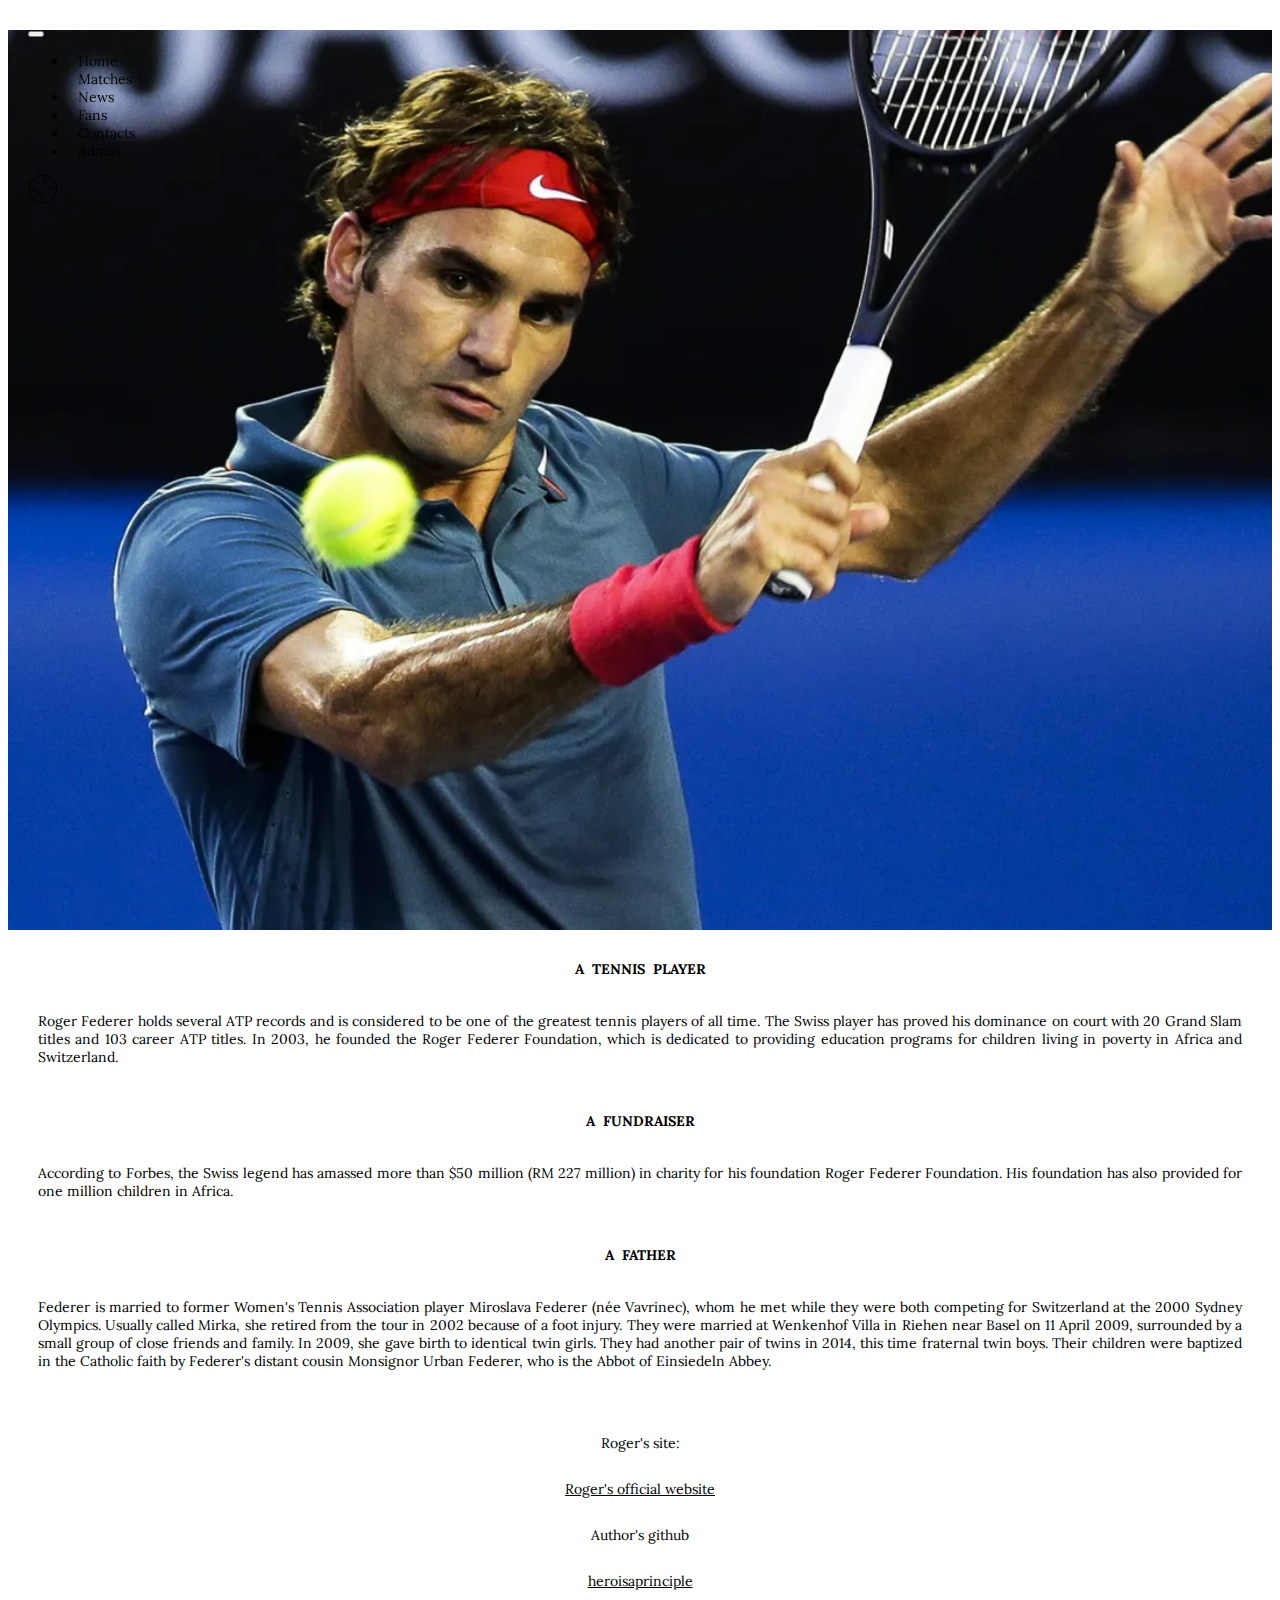
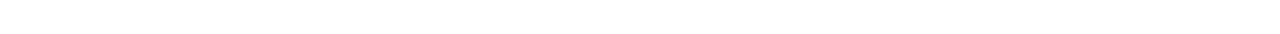
<file: webtask5/news.html>
<!DOCTYPE html>
<html>
<head>
    <title>Roger Federer</title>
    <meta charset="UTF-8">
    <meta name="viewport" content="width=device-width, initial-scale=1">
    <link href="https://cdn.jsdelivr.net/npm/bootstrap@5.3.0-alpha1/dist/css/bootstrap.min.css" rel="stylesheet" integrity="sha384-GLhlTQ8iRABdZLl6O3oVMWSktQOp6b7In1Zl3/Jr59b6EGGoI1aFkw7cmDA6j6gD" crossorigin="anonymous">
    <link rel="stylesheet" href="news.css">
    <link rel="stylesheet" href="https://fonts.googleapis.com/css?family=Inconsolata">
</head>
<body>

<header>
  <nav class="navigation-bar navbar navbar-expand-sm navbar-white bg-white fixed-top w-100 d-flex justify-content-between">
      <div class="container">
          <button class="navbar-toggler me-auto" type="button" data-bs-toggle="collapse"  data-bs-target="#navbarToggleExternalContent" aria-controls="navbarToggleExternalContent"
              aria-expanded="false" aria-label="Toggle navigation">
              <span class="navbar-toggler-icon"></span>
          </button>

          <div class="collapse navbar-collapse" id="navbarToggleExternalContent">
              <ul class="navbar-nav">
                  <li class="nav-item active"><a class="nav-link" href="#home">Home</a></li>
                  <div class="dropdown nav-item">
                      <a href="#matches" class="droplink nav-link">Matches</a>
                      <div class="dropdown-content">
                          <a href="#">Match 1</a>
                          <a href="#">Match 2</a>
                          <a href="#">Match 3</a>
                      </div>
                  </div>
                  <!--<li class="nav-item"><a class="nav-link" href="#matches">Matches</a></li>-->
                  <li class="nav-item"><a class="nav-link" href="news.html">News</a></li>
                  <li class="nav-item"><a class="nav-link" href="#fans">Fans</a></li>
                  <li class="nav-item"><a class="nav-link" href="#contacts">Contacts</a></li>
                  <li class="nav-item"><a class="nav-link" href="admin.html">Admin</a></li>
              </ul>
          </div>
          <div class="logo balle w-10 align-bottom">
              <img src="img/3439689.png">
          </div>
      </div>
  </nav>
</header>

<main>
    <div class="bgimg h-90">
    </div>

    <div class="intro h-90">
    </div>

    <ul id="allNews" class="list-group mb-3"></ul>

    <div class="container">
        <h2 class="title">
          <span class="title-word title-word-1">A</span>
          <span class="title-word title-word-2">Tennis</span>
          <span class="title-word title-word-3">Player</span>
        </h2>
    </div>

    <div class="paragraph"
        <p>Roger Federer holds several ATP records and is considered to be one of the greatest tennis players
        of all time. The Swiss player has proved his dominance on court with 20 Grand Slam titles and
        103 career ATP titles. In 2003, he founded the Roger Federer Foundation, which is dedicated to
            providing education programs for children living in poverty in Africa and Switzerland.</p>
    </div>

    <div class="container">
        <h2 class="title">
          <span class="title-word title-word-1">A</span>
          <span class="title-word title-word-2">Fundraiser</span>
        </h2>
    </div>

    <div class="paragraph"
        <p>According to Forbes, the Swiss legend has amassed more than $50 million (RM 227 million) in
            charity for his foundation Roger Federer Foundation. His foundation has also provided for one million
            children in Africa.</p>
    </div>

    <div class="container">
        <h2 class="title">
          <span class="title-word title-word-1">A</span>
          <span class="title-word title-word-2">Father</span>
        </h2>
    </div>

    <div class="paragraph"
        <p>Federer is married to former Women's Tennis Association player Miroslava Federer (née Vavrinec), whom he met while they were both competing for Switzerland at the 2000 Sydney Olympics. Usually called Mirka, she retired from the tour in 2002 because of a foot injury.
            They were married at Wenkenhof Villa in Riehen near Basel on 11 April 2009, surrounded by a small group of close friends and family. In 2009, she gave birth to identical twin girls.
            They had another pair of twins in 2014, this time fraternal twin boys. Their children were baptized in the Catholic
            faith by Federer's distant cousin Monsignor Urban Federer, who is the Abbot of Einsiedeln Abbey.</p>
    </div>
</main>

<footer>
    <div class="contacts">
        <p>Roger's site:</p>
        <p><a href="https://www.rogerfederer.com/">Roger's official website</a></p>

        <p>Author's github</p>
        <p><a href="https://github.com/heroisaprinciple">heroisaprinciple</a></p>
    </div>

</footer>
</body>
<script src="https://cdn.jsdelivr.net/npm/bootstrap@5.3.0-alpha1/dist/js/bootstrap.bundle.min.js" integrity="sha384-w76AqPfDkMBDXo30jS1Sgez6pr3x5MlQ1ZAGC+nuZB+EYdgRZgiwxhTBTkF7CXvN" crossorigin="anonymous"></script>
<script src="news.js"></script>
</html>
</file>
<file: webtask1/styles.css>
@import url("https://fonts.googleapis.com/css2?family=Lora:ital,wght@0,400;1,600&display=swap");

* {
    font-family: 'Lora', sans-serif;
    color: black;
}

nav.navigation-bar {
    padding: 20px;
    position: fixed;
    top: 0;
    width: 93%;
}

div.logo {
    display: inline-block;
    vertical-align: middle;
    position: absolute;
    right: 0;
}

div.logo img {
    height: 30px;
    width: 30px;
    vertical-align: auto;
}

nav.navigation-bar a{
    padding: 10px;
    text-decoration: none;
}

div.name {
    margin-top: 80px;
    text-align: center;
}
div.intro {
    margin-top: 30px;
    background: url("img/23steinberger-2-videoSixteenByNine3000.jpg") no-repeat;
    background-size: cover;
    height: 500px;
}

div.paragraph {
    margin: 20px;
    padding: 40px;
    display: flex;
    justify-items: flex-start;
    text-align: justify;
}

div.parallax {
    background: url('img/hermes-rivera-newhL3aprGk-unsplash.jpg') no-repeat;
    background-attachment: fixed;
    background-size: cover;
    height: 500px;
    background-position: center;

    /* for cards */
    display: flex;
    min-height: 100vh;
    flex-direction: row;
    align-items: center;
    justify-content: center;
    row-gap: 2em;
    text-align: center;
    flex-wrap: wrap;
}

.card {
    padding: 10px;
    margin: 20px;
    display: flex;
    max-width: 320px;
    flex-direction: column;
    align-items: center;

    padding-bottom: 1rem;
    border-radius: 0.5em;

    background-color: white;
    box-shadow: 0 29px 38px -15px rgb(0 0 0 / 43%);
}

.card-img {
    width: 100%;
    height: 200px;
    border-radius: 0.3em;
    background-position: center;
    background-size: cover;
}

.card:nth-of-type(1) .card-img {
    background-image: url(img/roger-federer-waves-to-the-crowd-sep-2022.jpg);
}

.card:nth-of-type(2) .card-img {
    background-image: url(img/skynews-roger-federer-wimbledon_5908267.jpg);
}

.dropdown {
    position: relative;
    display: inline-block;
}

.dropdown-content {
    display: none;
    position: absolute;
    background-color: #f1f1f1;
    min-width: 160px;
    box-shadow: 0px 8px 16px 0px rgba(0,0,0,0.2);
}

.dropdown-content a {
    color: black;
    padding: 12px 16px;
    text-decoration: none;
    display: block;
}

.dropdown-content a:hover {background-color: #ddd;}

.dropdown:hover .dropdown-content {display: block;}

.dropdown:hover .droplink {background-color: #3e8e41;}

div.contacts {
    padding: 10px;
    margin: 20px;
    display: flex;
    text-align: center;
    flex-direction: column;
}

.balle img {
    position: absolute;
    animation: balle 1.5s linear infinite;
}

@keyframes balle {
    0% {
        transform: translate(-50%, -50%) translateY(-50px) rotate(0deg);
    }
    50% {
        transform: translate(-50%, -50%) translateY(0px) rotate(180deg);
    }
    100% {
        transform: translate(-50%, -50%) translateY(-50px) rotate(360deg);
    }
}

/* text */
.waviy {
    position: relative;
}

.waviy span {
    position: relative;
    display: inline-block;
    font-size: 30px;
    color: black;
    text-transform: uppercase;
    animation: flip 2s infinite;
    animation-delay: calc(.2s * var(--i))
}
@keyframes flip {
    0%,80% {
        transform: rotateY(360deg);
    }
}

/* menu */
.navigation-bar li:hover {
    background-color: red;
    transition: background-color 1000ms linear;
}
</file>
<file: webtask3/styles.css>
@import url("https://fonts.googleapis.com/css2?family=Lora:ital,wght@0,400;1,600&display=swap");

* {
    font-family: 'Lora', sans-serif;
    color: black;
}

.navigation-bar {
    padding: 20px;
    position: fixed;
    top: 0;
    width: 93%;
}

.logo img {
    height: 30px;
    width: 30px;
    vertical-align: auto;
}

.navigation-bar a{
    padding: 10px;
    text-decoration: none;
}

.name {
    margin-top: 80px;
    text-align: center;
}
.intro {
    margin-top: 30px;
    background: url("img/23steinberger-2-videoSixteenByNine3000.jpg") no-repeat;
    height: 100vh;
    background-position: center;
    background-size: cover;
    -webkit-background-size: cover;
    -moz-background-size: cover;
    -o-background-size: cover;
}

.paragraph {
    margin: 20px;
    padding: 40px;
    display: flex;
    justify-items: flex-start;
    text-align: justify;
}

div.parallax {
    background: url('img/hermes-rivera-newhL3aprGk-unsplash.jpg') no-repeat;
    background-attachment: fixed;
    background-size: cover;
    background-position: center;

    /* for cards */
    display: flex;
    min-height: 100vh;
    flex-direction: row;
    align-items: center;
    justify-content: center;
    row-gap: 2em;
    text-align: center;
    flex-wrap: wrap;
}

.dropdown {
    position: relative;
    display: inline-block;
}

.dropdown-content {
    display: none;
    position: absolute;
    background-color: #f1f1f1;
    min-width: 160px;
    box-shadow: 0px 8px 16px 0px rgba(0,0,0,0.2);
}

.dropdown-content a {
    color: black;
    padding: 12px 16px;
    text-decoration: none;
    display: block;
}

.dropdown-content a:hover {background-color: #F5F0BB; transition: background-color 1000ms linear;}

.dropdown:hover .dropdown-content {display: block;}

.dropdown:hover .droplink {background-color: #90C8AC;}

div.contacts {
    padding: 10px;
    margin: 20px;
    display: flex;
    text-align: center;
    flex-direction: column;
}

.balle img {
    position: absolute;
    animation: balle 1.5s linear infinite;
}

@keyframes balle {
    0% {
        transform: translate(-50%, -50%) translateY(-25px) rotate(0deg);
    }
    50% {
        transform: translate(-50%, -50%) translateY(0px) rotate(180deg);
    }
    100% {
        transform: translate(-50%, -50%) translateY(-25px) rotate(360deg);
    }
}

/* text */
.waviy {
    position: relative;
}

.waviy span {
    position: relative;
    display: inline-block;
    font-size: 30px;
    color: black;
    text-transform: uppercase;
    animation: flip 2s infinite;
    animation-delay: calc(.2s * var(--i))
}
@keyframes flip {
    0%,80% {
        transform: rotateY(360deg);
    }
}

/* menu */

.navigation-bar li:hover {
    background-color: #C4DFAA;
    transition: background-color 1000ms linear;
}
</file>
<file: webtask4/styles.css>
@import url("https://fonts.googleapis.com/css2?family=Lora:ital,wght@0,400;1,600&display=swap");

* {
    font-family: 'Lora', sans-serif;
    color: black;
}

.navigation-bar {
    padding: 20px;
    position: fixed;
    top: 0;
    width: 93%;
}

.logo img {
    height: 30px;
    width: 30px;
    vertical-align: auto;
}

.navigation-bar a{
    padding: 10px;
    text-decoration: none;
}

.name {
    margin-top: 80px;
    text-align: center;
}
.intro {
    margin-top: 30px;
    background: url("img/23steinberger-2-videoSixteenByNine3000.jpg") no-repeat;
    height: 100vh;
    background-position: center;
    background-size: cover;
    -webkit-background-size: cover;
    -moz-background-size: cover;
    -o-background-size: cover;
}

.paragraph {
    margin: 20px;
    padding: 40px;
    display: flex;
    justify-items: flex-start;
    text-align: justify;
}

div.parallax {
    background: url('img/hermes-rivera-newhL3aprGk-unsplash.jpg') no-repeat;
    background-attachment: fixed;
    background-size: cover;
    background-position: center;

    /* for cards */
    display: flex;
    min-height: 100vh;
    flex-direction: row;
    align-items: center;
    justify-content: center;
    row-gap: 2em;
    text-align: center;
    flex-wrap: wrap;
}

.dropdown {
    position: relative;
    display: inline-block;
}

.dropdown-content {
    display: none;
    position: absolute;
    background-color: #f1f1f1;
    min-width: 160px;
    box-shadow: 0px 8px 16px 0px rgba(0,0,0,0.2);
}

.dropdown-content a {
    color: black;
    padding: 12px 16px;
    text-decoration: none;
    display: block;
}

.dropdown-content a:hover {background-color: #F5F0BB; transition: background-color 1000ms linear;}

.dropdown:hover .dropdown-content {display: block;}

.dropdown:hover .droplink {background-color: #90C8AC;}

div.contacts {
    padding: 10px;
    margin: 20px;
    display: flex;
    text-align: center;
    flex-direction: column;
}

.balle img {
    position: absolute;
    animation: balle 1.5s linear infinite;
}

@keyframes balle {
    0% {
        transform: translate(-50%, -50%) translateY(-25px) rotate(0deg);
    }
    50% {
        transform: translate(-50%, -50%) translateY(0px) rotate(180deg);
    }
    100% {
        transform: translate(-50%, -50%) translateY(-25px) rotate(360deg);
    }
}

/* text */
.waviy {
    position: relative;
}

.waviy span {
    position: relative;
    display: inline-block;
    font-size: 30px;
    color: black;
    text-transform: uppercase;
    animation: flip 2s infinite;
    animation-delay: calc(.2s * var(--i))
}
@keyframes flip {
    0%,80% {
        transform: rotateY(360deg);
    }
}

/* menu */

.navigation-bar li:hover {
    background-color: #C4DFAA;
    transition: background-color 1000ms linear;
}
</file>
<file: webtask1/news.css>
@import url("https://fonts.googleapis.com/css2?family=Lora:ital,wght@0,400;1,600&display=swap");

* {
  font-family: 'Lora', sans-serif;
  color: black;
  font-size: 14px;
}

.bgimg {
  margin: 30px;
  height: 500px;
  background-position: center;
  background-size: cover;
  background-image: url("img/rolex-and-tennis-roger-federer-share_wim21jb_02734.jpeg");
}

@import url("https://fonts.googleapis.com/css2?family=Lora:ital,wght@0,400;1,600&display=swap");

* {
    font-family: 'Lora', sans-serif;
    color: black;
}

nav.navigation-bar {
    padding: 20px;
    position: fixed;
    top: 0;
    width: 93%;
}

div.logo {
    display: inline-block;
    vertical-align: middle;
    position: absolute;
    right: 0;
}

div.logo img {
    height: 30px;
    width: 30px;
    vertical-align: auto;
}

nav.navigation-bar a{
    padding: 10px;
    text-decoration: none;
}

.dropdown {
  position: relative;
  display: inline-block;
}

.dropdown-content {
  display: none;
  position: absolute;
  background-color: #f1f1f1;
  min-width: 160px;
  box-shadow: 0px 8px 16px 0px rgba(0,0,0,0.2);
}

.dropdown-content a {
  color: black;
  padding: 12px 16px;
  text-decoration: none;
  display: block;
}

.dropdown-content a:hover {background-color: #ddd;}

.dropdown:hover .dropdown-content {display: block;}

.dropdown:hover .droplink {background-color: #3e8e41;}

.balle img {
  position: absolute;
  animation: balle 1.5s linear infinite;
}

@keyframes balle {
  0% {
      transform: translate(-50%, -50%) translateY(-50px) rotate(0deg);
  }
  50% {
      transform: translate(-50%, -50%) translateY(0px) rotate(180deg);
  }
  100% {
      transform: translate(-50%, -50%) translateY(-50px) rotate(360deg);
  }
}

main {
  text-align: -webkit-center;
}

h1 {
  margin: 50px;
  display: flex;
  text-align: center;
  box-sizing: border-box;
  color: #333;
  font-size: 3rem;
  font-weight: 100;
  line-height: 1.5;
  text-transform: uppercase;
  white-space: nowrap;
  overflow: hidden;
  position: relative;
  width: 550px;
}

h1 span {
  font-size: 40px;
  margin-left: 40px;
}

/* message */

.message {
  background-color: burlywood;
  color: #333;
  display: block;
  font-weight: 900;
  overflow: hidden;
  position: absolute;
  padding-left: 0.5rem;
  top: 0.2rem;
  left: 270px;
  animation: openclose 5s ease-in-out infinite; /* slow in the beginning, but abrupt in the end */
}

.word1, .word2, .word3 {
  font-weight: bold;
}

@keyframes openclose {
  0% {
    top: 0.2rem;
    width: 0;
  }
  5% {
    width: 0;
  }
  15% {
    width: 230px;
  }
  30% {
    top: 0.2rem;
    width: 230px;
  }
  33% {
    top: 0.2rem;
    width: 0;
  }
  35% {
    top: 0.2rem;
    width: 0;
  }
  38% {
    top: -4.5rem;

  }
  48% {
    top: -4.5rem;
    width: 190px;
  }
  62% {
    top: -4.5rem;
    width: 190px;
  }
  66% {
    top: -4.5rem;
    width: 0;
    text-indent: 0;
  }
  71% {
    top: -9rem;
    width: 0;
    text-indent: 5px;
  }
  86% {
    top: -9rem;
    width: 285px;
  }
  95% {
    top: -9rem;
    width: 285px;
  }
  98% {
    top: -9rem;
    width: 0;
    text-indent: 5px;
  }
  100% {
    top: 0;
    width: 0;
    text-indent: 0;
  }
}

/* colour */
.title {
  font-weight: 800;
  font-size: 30px;
  text-transform: uppercase;
  margin: 10px;
}

.title-word {
  animation: color-animation 4s linear infinite;
}

.title-word-1 {
  --color-1: #DF8453;
  --color-2: #3D8DAE;
  --color-3: #E4A9A8;
}

.title-word-2 {
  --color-1: #DBAD4A;
  --color-2: #ACCFCB;
  --color-3: #17494D;
}

.title-word-3 {
  --color-1: #ACCFCB;
  --color-2: #E4A9A8;
  --color-3: #ACCFCB;
}

.title-word-4 {
  --color-1: #3D8DAE;
  --color-2: #DF8453;
  --color-3: #E4A9A8;
}

@keyframes color-animation {
  0%    {color: var(--color-1)}
  32%   {color: var(--color-1)}
  33%   {color: var(--color-2)}
  65%   {color: var(--color-2)}
  66%   {color: var(--color-3)}
  99%   {color: var(--color-3)}
  100%  {color: var(--color-1)}
}

div.paragraph {
  margin: 10px;
  padding: 20px;
  display: flex;
  justify-items: flex-start;
  text-align: justify;
}

div.contacts {
  padding: 10px;
  margin: 20px;
  display: flex;
  text-align: center;
  flex-direction: column;
}

/* menu */
.navigation-bar li:hover {
  background-color: red;
  transition: background-color 1000ms linear;
}
</file>
<file: webtask3/news.css>
@import url("https://fonts.googleapis.com/css2?family=Lora:ital,wght@0,400;1,600&display=swap");

* {
  font-family: 'Lora', sans-serif;
  color: black;
  font-size: 14px;
}

.bgimg {
    margin-top: 30px;
    height: 100vh;
    background-position: center;
    background-size: cover;
    -webkit-background-size: cover;
    -moz-background-size: cover;
    -o-background-size: cover;
    background-image: url("img/fder.png");
}

.navigation-bar {
    padding: 20px;
    position: fixed;
    top: 0;
    width: 93%;
}

.logo img {
    height: 30px;
    width: 30px;
    vertical-align: auto;
}

.navigation-bar a{
    padding: 10px;
    text-decoration: none;
}

.dropdown {
  position: relative;
  display: inline-block;
}

.dropdown-content {
  display: none;
  position: absolute;
  background-color: #f1f1f1;
  min-width: 160px;
  box-shadow: 0px 8px 16px 0px rgba(0,0,0,0.2);
}

.dropdown-content a {
  color: black;
  padding: 12px 16px;
  text-decoration: none;
  display: block;
}

.dropdown-content a:hover {background-color: #F5F0BB; transition: background-color 1000ms linear;}

.dropdown:hover .dropdown-content {display: block;}

.dropdown:hover .droplink {background-color: #90C8AC;}

.balle img {
  position: absolute;
  animation: balle 1.5s linear infinite;
}

@keyframes balle {
  0% {
      transform: translate(-50%, -50%) translateY(-25px) rotate(0deg);
  }
  50% {
      transform: translate(-50%, -50%) translateY(0px) rotate(180deg);
  }
  100% {
      transform: translate(-50%, -50%) translateY(-25px) rotate(360deg);
  }
}

main {
  text-align: center;
}

h1 {
  margin: 50px;
  display: flex;
  text-align: center;
  box-sizing: border-box;
  color: #333;
  font-size: 3rem;
  font-weight: 100;
  line-height: 1.5;
  text-transform: uppercase;
  white-space: nowrap;
  overflow: hidden;
  position: relative;
  width: 550px;
}

h1 span {
  font-size: 40px;
  margin-left: 40px;
}

/* colour */
.title {
  font-weight: 800;
  font-size: 30px;
  text-transform: uppercase;
  margin: 10px;
}

.title-word {
  animation: color-animation 4s linear infinite;
}

.title-word-1 {
  --color-1: #DF8453;
  --color-2: #3D8DAE;
  --color-3: #E4A9A8;
}

.title-word-2 {
  --color-1: #DBAD4A;
  --color-2: #ACCFCB;
  --color-3: #17494D;
}

.title-word-3 {
  --color-1: #ACCFCB;
  --color-2: #E4A9A8;
  --color-3: #ACCFCB;
}

.title-word-4 {
  --color-1: #3D8DAE;
  --color-2: #DF8453;
  --color-3: #E4A9A8;
}

@keyframes color-animation {
  0%    {color: var(--color-1)}
  32%   {color: var(--color-1)}
  33%   {color: var(--color-2)}
  65%   {color: var(--color-2)}
  66%   {color: var(--color-3)}
  99%   {color: var(--color-3)}
  100%  {color: var(--color-1)}
}

div.paragraph {
  margin: 10px;
  padding: 20px;
  display: flex;
  justify-items: flex-start;
  text-align: justify;
}

div.contacts {
  padding: 10px;
  margin: 20px;
  display: flex;
  text-align: center;
  flex-direction: column;
}

/* menu */

.navigation-bar li:hover {
  background-color: #C4DFAA;
  transition: background-color 1000ms linear;
}
</file>
<file: webtask4/news.css>
@import url("https://fonts.googleapis.com/css2?family=Lora:ital,wght@0,400;1,600&display=swap");

* {
  font-family: 'Lora', sans-serif;
  color: black;
  font-size: 14px;
}

.bgimg {
    margin-top: 30px;
    height: 100vh;
    background-position: center;
    background-size: cover;
    -webkit-background-size: cover;
    -moz-background-size: cover;
    -o-background-size: cover;
    background-image: url("img/fder.png");
}

.navigation-bar {
    padding: 20px;
    position: fixed;
    top: 0;
    width: 93%;
}

.logo img {
    height: 30px;
    width: 30px;
    vertical-align: auto;
}

.navigation-bar a{
    padding: 10px;
    text-decoration: none;
}

.dropdown {
  position: relative;
  display: inline-block;
}

.dropdown-content {
  display: none;
  position: absolute;
  background-color: #f1f1f1;
  min-width: 160px;
  box-shadow: 0px 8px 16px 0px rgba(0,0,0,0.2);
}

.dropdown-content a {
  color: black;
  padding: 12px 16px;
  text-decoration: none;
  display: block;
}

.dropdown-content a:hover {background-color: #F5F0BB; transition: background-color 1000ms linear;}

.dropdown:hover .dropdown-content {display: block;}

.dropdown:hover .droplink {background-color: #90C8AC;}

.balle img {
  position: absolute;
  animation: balle 1.5s linear infinite;
}

@keyframes balle {
  0% {
      transform: translate(-50%, -50%) translateY(-25px) rotate(0deg);
  }
  50% {
      transform: translate(-50%, -50%) translateY(0px) rotate(180deg);
  }
  100% {
      transform: translate(-50%, -50%) translateY(-25px) rotate(360deg);
  }
}

main {
  text-align: center;
}

h1 {
  margin: 50px;
  display: flex;
  text-align: center;
  box-sizing: border-box;
  color: #333;
  font-size: 3rem;
  font-weight: 100;
  line-height: 1.5;
  text-transform: uppercase;
  white-space: nowrap;
  overflow: hidden;
  position: relative;
  width: 550px;
}

h1 span {
  font-size: 40px;
  margin-left: 40px;
}

/* colour */
.title {
  font-weight: 800;
  font-size: 30px;
  text-transform: uppercase;
  margin: 10px;
}

.title-word {
  animation: color-animation 4s linear infinite;
}

.title-word-1 {
  --color-1: #DF8453;
  --color-2: #3D8DAE;
  --color-3: #E4A9A8;
}

.title-word-2 {
  --color-1: #DBAD4A;
  --color-2: #ACCFCB;
  --color-3: #17494D;
}

.title-word-3 {
  --color-1: #ACCFCB;
  --color-2: #E4A9A8;
  --color-3: #ACCFCB;
}

.title-word-4 {
  --color-1: #3D8DAE;
  --color-2: #DF8453;
  --color-3: #E4A9A8;
}

@keyframes color-animation {
  0%    {color: var(--color-1)}
  32%   {color: var(--color-1)}
  33%   {color: var(--color-2)}
  65%   {color: var(--color-2)}
  66%   {color: var(--color-3)}
  99%   {color: var(--color-3)}
  100%  {color: var(--color-1)}
}

div.paragraph {
  margin: 10px;
  padding: 20px;
  display: flex;
  justify-items: flex-start;
  text-align: justify;
}

div.contacts {
  padding: 10px;
  margin: 20px;
  display: flex;
  text-align: center;
  flex-direction: column;
}

/* menu */

.navigation-bar li:hover {
  background-color: #C4DFAA;
  transition: background-color 1000ms linear;
}
</file>
<file: webtask5/styles.css>
@import url("https://fonts.googleapis.com/css2?family=Lora:ital,wght@0,400;1,600&display=swap");

* {
    font-family: 'Lora', sans-serif;
    color: black;
}

.navigation-bar {
    padding: 20px;
    position: fixed;
    top: 0;
    width: 93%;
}

.logo img {
    height: 30px;
    width: 30px;
    vertical-align: auto;
}

.navigation-bar a{
    padding: 10px;
    text-decoration: none;
}

.name {
    margin-top: 80px;
    text-align: center;
}
.intro {
    margin-top: 30px;
    background: url("img/23steinberger-2-videoSixteenByNine3000.jpg") no-repeat;
    height: 100vh;
    background-position: center;
    background-size: cover;
    -webkit-background-size: cover;
    -moz-background-size: cover;
    -o-background-size: cover;
}

.paragraph {
    margin: 20px;
    padding: 40px;
    display: flex;
    justify-items: flex-start;
    text-align: justify;
}

div.parallax {
    background: url('img/hermes-rivera-newhL3aprGk-unsplash.jpg') no-repeat;
    background-attachment: fixed;
    background-size: cover;
    background-position: center;

    /* for cards */
    display: flex;
    min-height: 100vh;
    flex-direction: row;
    align-items: center;
    justify-content: center;
    row-gap: 2em;
    text-align: center;
    flex-wrap: wrap;
}

.dropdown {
    position: relative;
    display: inline-block;
}

.dropdown-content {
    display: none;
    position: absolute;
    background-color: #f1f1f1;
    min-width: 160px;
    box-shadow: 0px 8px 16px 0px rgba(0,0,0,0.2);
}

.dropdown-content a {
    color: black;
    padding: 12px 16px;
    text-decoration: none;
    display: block;
}

.dropdown-content a:hover {background-color: #F5F0BB; transition: background-color 1000ms linear;}

.dropdown:hover .dropdown-content {display: block;}

.dropdown:hover .droplink {background-color: #90C8AC;}

div.contacts {
    padding: 10px;
    margin: 20px;
    display: flex;
    text-align: center;
    flex-direction: column;
}

.balle img {
    position: absolute;
    animation: balle 1.5s linear infinite;
}

@keyframes balle {
    0% {
        transform: translate(-50%, -50%) translateY(-25px) rotate(0deg);
    }
    50% {
        transform: translate(-50%, -50%) translateY(0px) rotate(180deg);
    }
    100% {
        transform: translate(-50%, -50%) translateY(-25px) rotate(360deg);
    }
}

/* text */
.waviy {
    position: relative;
}

.waviy span {
    position: relative;
    display: inline-block;
    font-size: 30px;
    color: black;
    text-transform: uppercase;
    animation: flip 2s infinite;
    animation-delay: calc(.2s * var(--i))
}
@keyframes flip {
    0%,80% {
        transform: rotateY(360deg);
    }
}

/* menu */

.navigation-bar li:hover {
    background-color: #C4DFAA;
    transition: background-color 1000ms linear;
}
</file>
<file: webtask5/news.css>
@import url("https://fonts.googleapis.com/css2?family=Lora:ital,wght@0,400;1,600&display=swap");

* {
  font-family: 'Lora', sans-serif;
  color: black;
  font-size: 14px;
}

.bgimg {
    margin-top: 30px;
    height: 100vh;
    background-position: center;
    background-size: cover;
    -webkit-background-size: cover;
    -moz-background-size: cover;
    -o-background-size: cover;
    background-image: url("img/fder.png");
}

.navigation-bar {
    padding: 20px;
    position: fixed;
    top: 0;
    width: 93%;
}

.logo img {
    height: 30px;
    width: 30px;
    vertical-align: auto;
}

.navigation-bar a{
    padding: 10px;
    text-decoration: none;
}

.dropdown {
  position: relative;
  display: inline-block;
}

.dropdown-content {
  display: none;
  position: absolute;
  background-color: #f1f1f1;
  min-width: 160px;
  box-shadow: 0px 8px 16px 0px rgba(0,0,0,0.2);
}

.dropdown-content a {
  color: black;
  padding: 12px 16px;
  text-decoration: none;
  display: block;
}

.dropdown-content a:hover {background-color: #F5F0BB; transition: background-color 1000ms linear;}

.dropdown:hover .dropdown-content {display: block;}

.dropdown:hover .droplink {background-color: #90C8AC;}

.balle img {
  position: absolute;
  animation: balle 1.5s linear infinite;
}

@keyframes balle {
  0% {
      transform: translate(-50%, -50%) translateY(-25px) rotate(0deg);
  }
  50% {
      transform: translate(-50%, -50%) translateY(0px) rotate(180deg);
  }
  100% {
      transform: translate(-50%, -50%) translateY(-25px) rotate(360deg);
  }
}

main {
  text-align: center;
}

h1 {
  margin: 50px;
  display: flex;
  text-align: center;
  box-sizing: border-box;
  color: #333;
  font-size: 3rem;
  font-weight: 100;
  line-height: 1.5;
  text-transform: uppercase;
  white-space: nowrap;
  overflow: hidden;
  position: relative;
  width: 550px;
}

h1 span {
  font-size: 40px;
  margin-left: 40px;
}

/* colour */
.title {
  font-weight: 800;
  font-size: 30px;
  text-transform: uppercase;
  margin: 10px;
}

.title-word {
  animation: color-animation 4s linear infinite;
}

.title-word-1 {
  --color-1: #DF8453;
  --color-2: #3D8DAE;
  --color-3: #E4A9A8;
}

.title-word-2 {
  --color-1: #DBAD4A;
  --color-2: #ACCFCB;
  --color-3: #17494D;
}

.title-word-3 {
  --color-1: #ACCFCB;
  --color-2: #E4A9A8;
  --color-3: #ACCFCB;
}

.title-word-4 {
  --color-1: #3D8DAE;
  --color-2: #DF8453;
  --color-3: #E4A9A8;
}

@keyframes color-animation {
  0%    {color: var(--color-1)}
  32%   {color: var(--color-1)}
  33%   {color: var(--color-2)}
  65%   {color: var(--color-2)}
  66%   {color: var(--color-3)}
  99%   {color: var(--color-3)}
  100%  {color: var(--color-1)}
}

div.paragraph {
  margin: 10px;
  padding: 20px;
  display: flex;
  justify-items: flex-start;
  text-align: justify;
}

div.contacts {
  padding: 10px;
  margin: 20px;
  display: flex;
  text-align: center;
  flex-direction: column;
}

/* menu */

.navigation-bar li:hover {
  background-color: #C4DFAA;
  transition: background-color 1000ms linear;
}
</file>
